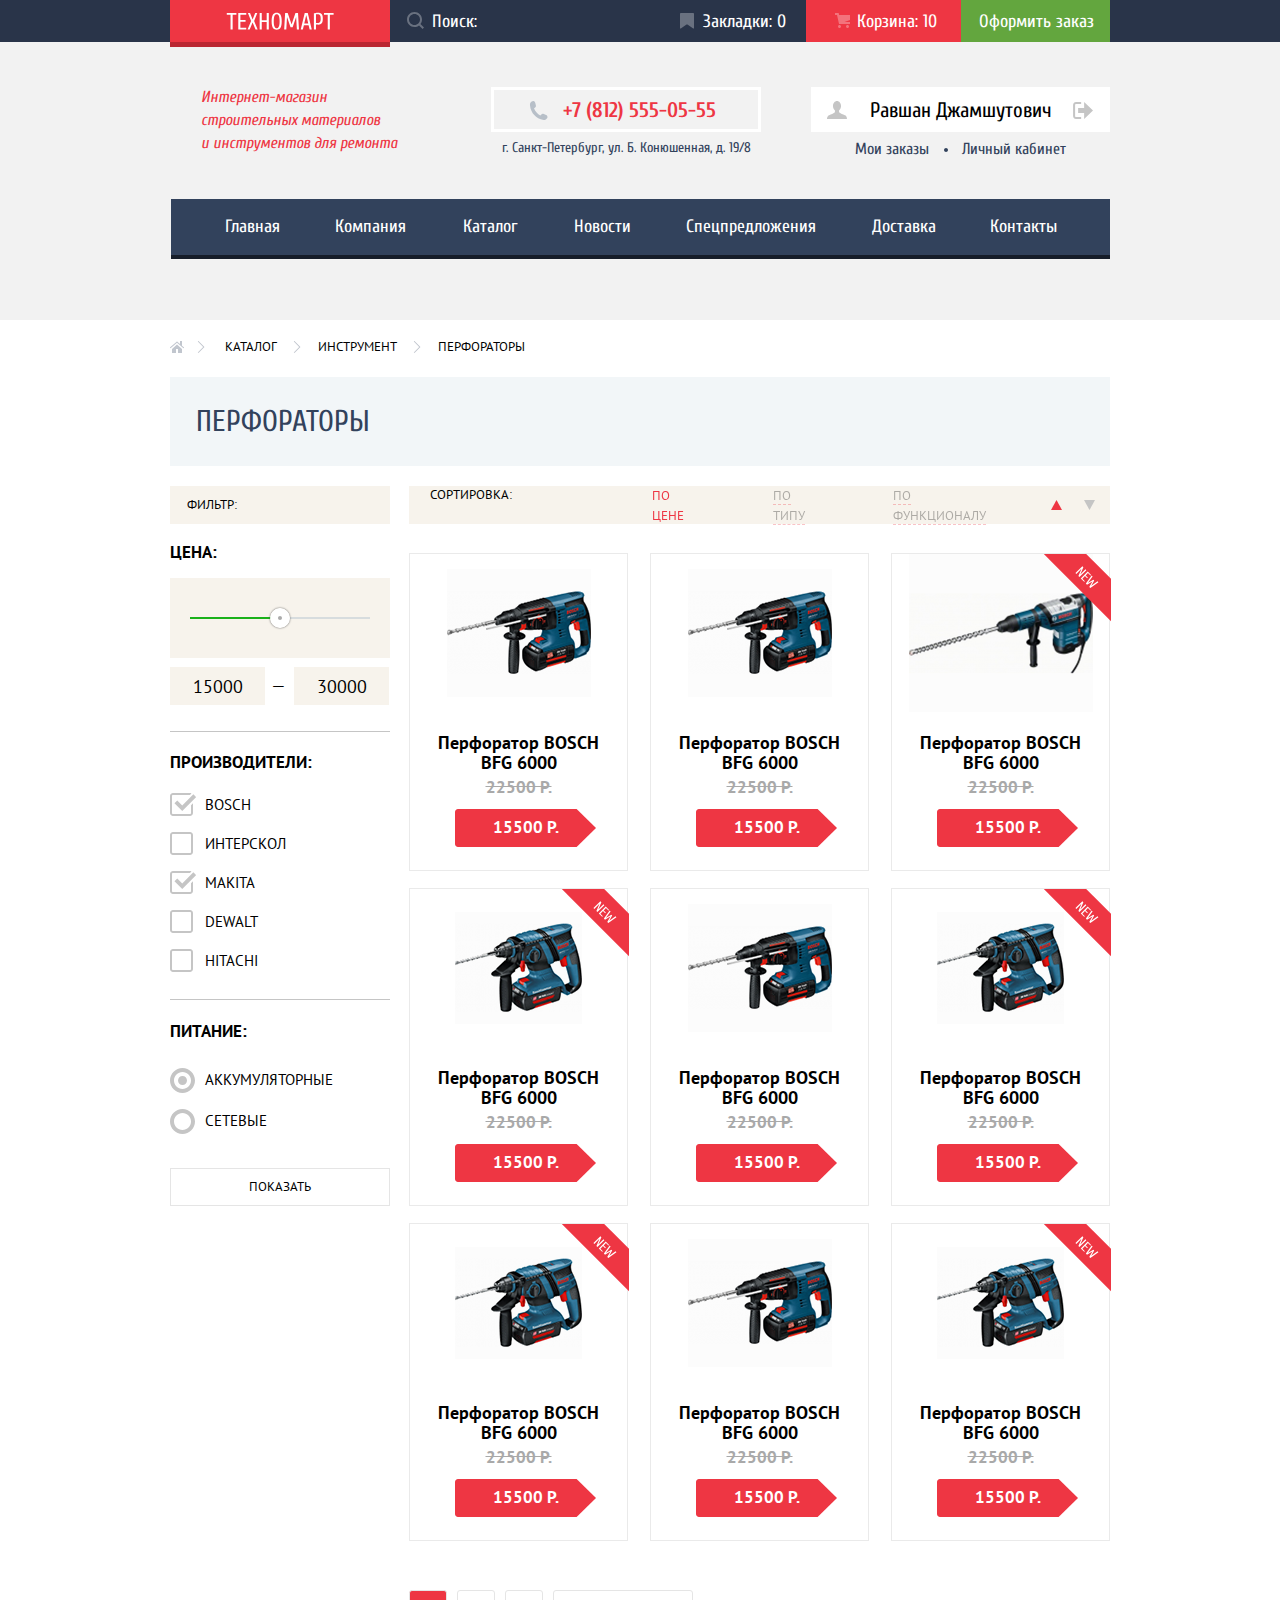
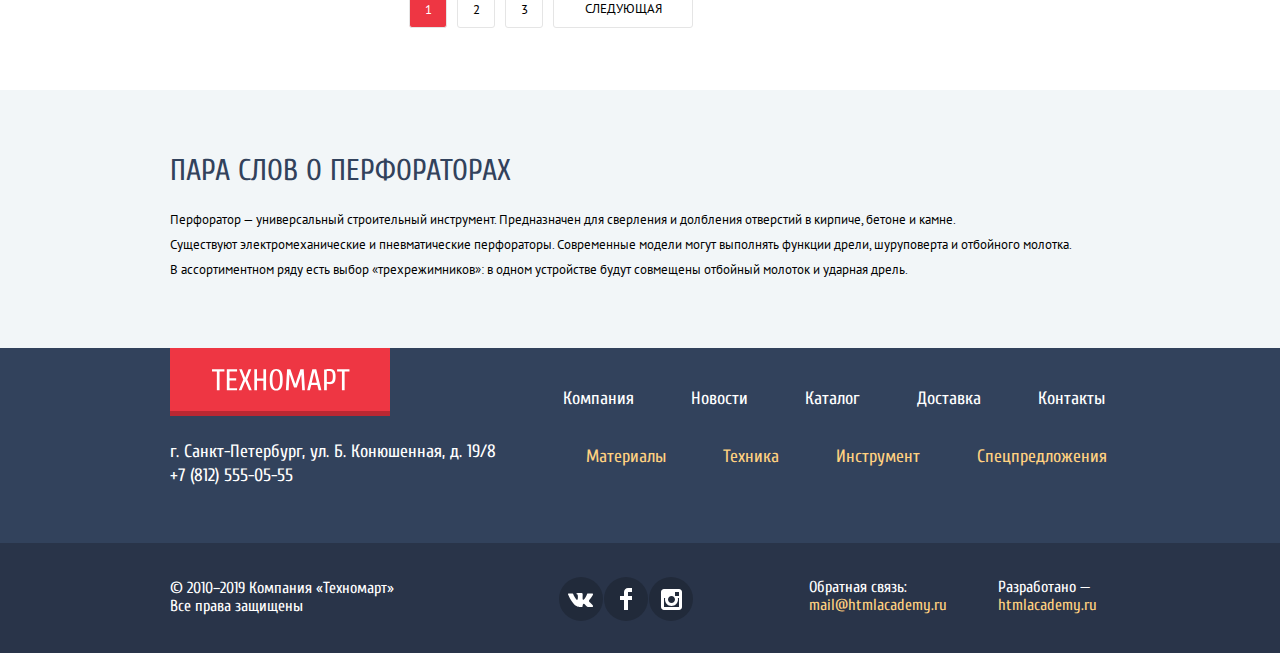
<file: assets/other pages/catalog.html>
<!DOCTYPE html>
<html lang="en">
<head>
    <meta charset="UTF-8">
    <meta http-equiv="X-UA-Compatible" content="IE=edge">
    <meta name="viewport" content="width=device-width, initial-scale=1.0">
    <link rel="preconnect" href="https://fonts.googleapis.com">
    <link rel="preconnect" href="https://fonts.gstatic.com" crossorigin>
    <link href="https://fonts.googleapis.com/css2?family=Cuprum:ital,wght@0,500;0,600;0,700;1,400;1,500;1,600;1,700&display=swap" rel="stylesheet">
    <link rel="preconnect" href="https://fonts.googleapis.com">
    <link rel="preconnect" href="https://fonts.gstatic.com" crossorigin>
    <link href="https://fonts.googleapis.com/css2?family=PT+Sans:ital,wght@0,400;0,700;1,400;1,700&display=swap" rel="stylesheet">
    <link rel="stylesheet" href="/assets/styles/style.css">
    <script src="/assets/scripts/main.js" defer></script>
    <script src="/assets/scripts/slider.js" defer></script>
    <script src="/assets/scripts/pagination.js" defer></script>
    <title>Texnomart - Catalog</title>
</head>
<body class="body">
    <header class="header catalog">
        <div class="header__wrapper">
            <div class="header__wrapper__container">
                <nav class="nav">
                    <ul class="nav__top-list">
                        <li>
                            <a class="nav__top-list__link home-logo" href="/index.html" title="Home">
                                <button class="button-default home-logo__btn" type="button" title="Главное"></button>
                            </a>
                        </li>
                        <li>
                            <form class="nav__top-list__form">
                                <input class="nav__top-list__form__search input-default" type="search" title="search" placeholder="Поиск:" />
                            </form>
                        </li>
                        <li>
                            <a class="nav__top-list__link" href="#" title="Закладки">
                                <button class="button-default zakladki-bgcolor" type="button">
                                    <span>Закладки: </span><span>0</span>
                                </button>
                            </a>
                        </li>
                        <li>
                            <a class="nav__top-list__link" href="#" title="Корзина">
                                <button class="button-default korzina-bgcolor korzina-bgcolor-catalog" type="button">
                                    <span>Корзина: </span><span>10</span>
                                </button>
                            </a>
                        </li>
                        <li>
                            <a class="nav__top-list__link" href="#" title="Оформить заказ">
                                <button class="button-default confirm-purchase-bgcolor" type="button">
                                    <span>Оформить заказ</span>
                                </button>
                            </a>
                        </li>
                    </ul>
                    <ul class="nav__middle-list">
                        <li>
                            <h2 class="nav__middle-list__title">
                                Интернет-магазин<br>строительных материалов<br>и инструментов для
                                ремонта
                            </h2>
                        </li>
                        <li>
                            <a class="nav__middle-list__link" href="tel:+78125550555" title="click to call">
                                <button class="nav__middle-list__link__btn button-default tel-link" type="button">
                                    <span>+7 (812) 555-05-55</span>
                                </button>
                                <span class="office-location">г. Санкт-Петербург, ул. Б. Конюшенная, д. 19/8</span>
                            </a>
                        </li>
                        <li>
                            <a class="nav__middle-list__link catalog-page-logged-in" href="/index.html" title="click to logout">
                                <button class="nav__middle-list__link__btn button-default login-link" type="button">
                                    <div class="user-icon"></div>
                                    <span class="user-name">Равшан Джамшутович</span>
                                </button>
                                <span class="user-purchases">Мои заказы <span class="user-data">Личный кабинет</span></span>
                            </a>
                        </li>
                        <li>
                            <a class="nav__middle-list__link catalog-page-hidden" href="#" title="click to register">
                                <button class="nav__middle-list__link__btn button-default register-link" type="button"
                                    title="click to register">
                                    <span>Регистрация</span>
                                </button>
                            </a>
                        </li>
                    </ul>
                    <ul class="nav__bottom-list">
                        <li>
                            <a class="nav__bottom-list__link" href="/index.html" title="Главное">
                                <button class="nav__bottom-list__link__btn button-default" type="button">
                                    <span>Главная</span>
                                </button>
                            </a>
                        </li>
                        <li>
                            <a class="nav__bottom-list__link" href="#" title="Компания">
                                <button class="nav__bottom-list__link__btn button-default" type="button">
                                    <span>Компания</span>
                                </button>
                            </a>
                        </li>
                        <li>
                            <a class="nav__bottom-list__link" href="/assets/other pages/catalog.html" title="Каталог">
                                <button class="nav__bottom-list__link__btn button-default" type="button">
                                    <span>Каталог</span>
                                </button>
                            </a>
                        </li>
                        <li>
                            <a class="nav__bottom-list__link" href="#" title="Новости">
                                <button class="nav__bottom-list__link__btn button-default" type="button">
                                    <span>Новости</span>
                                </button>
                            </a>
                        </li>
                        <li>
                            <a class="nav__bottom-list__link" href="#" title="Спецпредложения">
                                <button class="nav__bottom-list__link__btn button-default" type="button">
                                    <span>Спецпредложения</span>
                                </button>
                            </a>
                        </li>
                        <li>
                            <a class="nav__bottom-list__link" href="#" title="Доставка">
                                <button class="nav__bottom-list__link__btn button-default" type="button">
                                    <span>Доставка</span>
                                </button>
                            </a>
                        </li>
                        <li>
                            <a class="nav__bottom-list__link" href="#" title="Контакты">
                                <button class="nav__bottom-list__link__btn button-default" type="button">
                                    <span>Контакты</span>
                                </button>
                            </a>
                        </li>
                    </ul>
                </nav>
            </div>
        </div>
    </header>
    <div class="body-layout">
        <div class="body-layout__wrapper">
            <section class="perforators">
                <div class="perforators__links">
                    <ul class="perforators__links__list">
                        <li>
                            <a class="perforators__links__list__home" href="/index.html" title="home"></a>
                        </li>
                        <li>
                            <a class="perforators__links__list__catalog" href="/assets/other pages/catalog.html" title="каталог">Каталог</a>
                        </li>
                        <li>
                            <a class="perforators__links__list__tools" href="#" title="инструмент">Инструмент</a>
                        </li>
                        <li>
                            <a class="perforators__links__list__perfs" href="/assets/other pages/catalog.html" title="перфораторы">Перфораторы</a>
                        </li>
                    </ul>
                </div>
                <header class="perforators__header">
                    <h1 class="perforators__header__title title">Перфораторы</h1>
                </header>
                <section class="perforators__cost-section">
                    <div class="perforators__cost-section__input-block">
                        <header class="perforators__cost-section__input-block__header">
                            <h2 class="perforators__cost-section__input-block__header__title">Фильтр:</h2>
                        </header>
                        <div class="perforators__cost-section__input-block__cost-settings-block">
                            <div class="perforators__cost-section__input-block__cost-settings-block__cost-block">
                                <h3 class="perforators__cost-section__input-block__cost-settings-block__cost-block__title">Цена:</h3>
                                <div class="perforators__cost-section__input-block__cost-settings-block__cost-block__cost">
                                    <div class="perforators__cost-section__input-block__cost-settings-block__cost-block__cost__i-range-btn">
                                        <input class="perforators__cost-section__input-block__cost-settings-block__cost-block__cost__i-range-btn__btn" type="range" min="0" max="30000" step="500" value="15000" id="cost-range">
                                    </div>
                                    <div class="perforators__cost-section__input-block__cost-settings-block__cost-block__cost__block">
                                        <div class="perforators__cost-section__input-block__cost-settings-block__cost-block__cost__block__min-cost">
                                            <span id="output"></span>
                                        </div>
                                        <div class="perforators__cost-section__input-block__cost-settings-block__cost-block__cost__block__middle">—</div>
                                        <div class="perforators__cost-section__input-block__cost-settings-block__cost-block__cost__block__max-cost">
                                            <span>30000</span>
                                        </div>
                                    </div>
                                </div>
                            </div>
                            <div class="perforators__cost-section__input-block__manufacturers">
                                <h3 class="perforators__cost-section__input-block__manufacturers__title">Производители:</h3>
                                <ul class="perforators__cost-section__input-block__manufacturers__list">
                                    <li>
                                        <label class="perforators__cost-section__input-block__manufacturers__list__check-label check-label">
                                            <input class="perforators__cost-section__input-block__manufacturers__list__check-btn checkbox-default" type="checkbox" checked>
                                            <span class="perforators__cost-section__input-block__manufacturers__list__checkmark checkmark-new"></span>
                                            <span class="check-description">Bosch</span>
                                        </label>
                                    </li>
                                    <li>
                                        <label class="perforators__cost-section__input-block__manufacturers__list__check-label check-label">
                                            <input class="perforators__cost-section__input-block__manufacturers__list__check-btn checkbox-default" type="checkbox">
                                            <span class="perforators__cost-section__input-block__manufacturers__list__checkmark checkmark-new"></span>
                                            <span class="check-description">Интерскол</span>
                                        </label>
                                    </li>
                                    <li>
                                        <label class="perforators__cost-section__input-block__manufacturers__list__check-label check-label">
                                            <input class="perforators__cost-section__input-block__manufacturers__list__check-btn checkbox-default" type="checkbox" checked>
                                            <span class="perforators__cost-section__input-block__manufacturers__list__checkmark checkmark-new"></span>
                                            <span class="check-description">Makita</span>
                                        </label>
                                    </li>
                                    <li>
                                        <label class="perforators__cost-section__input-block__manufacturers__list__check-label check-label">
                                            <input class="perforators__cost-section__input-block__manufacturers__list__check-btn checkbox-default" type="checkbox">
                                            <span class="perforators__cost-section__input-block__manufacturers__list__checkmark checkmark-new"></span>
                                            <span class="check-description">Dewalt</span>
                                        </label>
                                    </li>
                                    <li>
                                        <label class="perforators__cost-section__input-block__manufacturers__list__check-label check-label">
                                            <input class="perforators__cost-section__input-block__manufacturers__list__check-btn checkbox-default" type="checkbox">
                                            <span class="perforators__cost-section__input-block__manufacturers__list__checkmark checkmark-new"></span>
                                            <span class="check-description">Hitachi</span>
                                        </label>
                                    </li>
                                </ul>
                            </div>
                            <div class="perforators__cost-section__input-block__power">
                                <h3 class="perforators__cost-section__input-block__power__title">Питание:</h3>
                                <ul class="perforators__cost-section__input-block__power__list">
                                    <li>
                                        <label class="perforators__cost-section__input-block__power__list__radio-label radio-label">
                                            <input class="perforators__cost-section__input-block__power__list__radio-label__radio-btn radio-btn" type="radio" name="power" checked>
                                            <span class="perforators__cost-section__input-block__power__list__radio-label__radio-new radio-new"></span>
                                            <span class="radio-description">Аккумуляторные</span>
                                        </label>
                                    </li>
                                    <li>
                                        <label class="perforators__cost-section__input-block__power__list__radio-label radio-label">
                                            <input class="perforators__cost-section__input-block__power__list__radio-label__radio-btn radio-btn" type="radio" name="power">
                                            <span class="perforators__cost-section__input-block__power__list__radio-label__radio-new radio-new"></span>
                                            <span class="radio-description">Сетевые</span>
                                        </label>
                                    </li>
                                </ul>
                            </div>
                            <div class="perforators__cost-section__input-block__submit">
                                <form class="perforators__cost-section__input-block__submit__form" action="">
                                    <input class="perforators__cost-section__input-block__submit__form__btn" type="submit" value="Показать">
                                </form>
                            </div>
                        </div>
                    </div>
                    <div class="perforators__cost-section__output-block">
                        <div class="perforators__cost-section__output-block__header">
                            <label class="perforators__cost-section__output-block__header__label">
                                <span class="perforators__cost-section__output-block__header__label__sorting">Сортировка:</span>
                                <div class="perforators__cost-section__output-block__header__label__buttons">
                                    <label class="perforators__cost-section__output-block__header__label__buttons__label">
                                        <input class="perforators__cost-section__output-block__header__label__buttons__label__rel-cost input-radio" type="radio" name="radio" checked>
                                        <span class="input-radio-new">По цене</span>
                                    </label>
                                    <label class="perforators__cost-section__output-block__header__label__buttons__label">
                                        <input class="perforators__cost-section__output-block__header__label__buttons__label__rel-type input-radio" type="radio" name="radio">
                                        <span class="input-radio-new">По типу</span>
                                    </label>
                                    <label class="perforators__cost-section__output-block__header__label__buttons__label">
                                        <input class="perforators__cost-section__output-block__header__label__buttons__label__rel-functionality input-radio" type="radio" name="radio">
                                        <span class="input-radio-new">По функционалу</span>
                                    </label>
                                    <div class="perforators__cost-section__output-block__header__label__buttons__label__rel-t-b">
                                        <label class="perforators__cost-section__output-block__header__label__buttons__label__rel-t-b__label">
                                            <input class="perforators__cost-section__output-block__header__label__buttons__label__rel-t-b__label__top" type="radio" name="radio2" id="" checked>
                                            <span class="perforators__cost-section__output-block__header__label__buttons__label__rel-t-b__label__top-new"></span>
                                        </label>
                                        <label class="perforators__cost-section__output-block__header__label__buttons__label__rel-t-b__label">
                                            <input class="perforators__cost-section__output-block__header__label__buttons__label__rel-t-b__label__bottom" type="radio" name="radio2" id="">
                                            <span class="perforators__cost-section__output-block__header__label__buttons__label__rel-t-b__label__bottom-new"></span>
                                        </label>
                                    </div>
                                </div>
                            </label>
                        </div>
                        <ul class="perforators__cost-section__output-block__list page-1" id="page1">
                            <li>
                                <div class="product-box cart-new-image">
                                    <div class="product-box__image product-picture-3">
                                        <img class="product-box__image__status cart-new-status" src="/assets/photos/other/Каталог new.svg" alt="">
                                    </div>
                                    <div class="product-box__buy">
                                        <button class="product-box__buy__btn button-default" type="button" title="Купить">
                                            <span>Купить</span>
                                        </button>
                                        <button class="product-box__add__btn button-default" type="button" title="В закладки">
                                            <span>В закладки</span>
                                        </button>
                                    </div>
                                    <article class="product-box__article">
                                        <h3 class="product-box__article__title">
                                            Перфоратор BOSCH
                                            <br />
                                            BFG 6000
                                        </h3>
                                        <span class="product-box__article__past-cost">22500 Р.</span>
                                        <button class="product-box__article__new-cost button-default" type="button">
                                            <span>15500 Р.</span>
                                        </button>
                                    </article>
                                </div>
                            </li>
                            <li>
                                <div class="product-box">
                                    <div class="product-box__image product-picture-3">
                                        <img class="product-box__image__status cart-new-status" src="/assets/photos/other/Каталог new.svg" alt="">
                                    </div>
                                    <div class="product-box__buy">
                                        <button class="product-box__buy__btn button-default" type="button" title="Купить">
                                            <span>Купить</span>
                                        </button>
                                        <button class="product-box__add__btn button-default" type="button" title="В закладки">
                                            <span>В закладки</span>
                                        </button>
                                    </div>
                                    <article class="product-box__article">
                                        <h3 class="product-box__article__title">
                                            Перфоратор BOSCH
                                            <br />
                                            BFG 6000
                                        </h3>
                                        <span class="product-box__article__past-cost">22500 Р.</span>
                                        <button class="product-box__article__new-cost button-default" type="button">
                                            <span>15500 Р.</span>
                                        </button>
                                    </article>
                                </div>
                            </li>
                            <li>
                                <div class="product-box">
                                    <div class="product-box__image product-picture-1">
                                        <img class="product-box__image__status" src="/assets/photos/other/Каталог new.svg" alt="">
                                    </div>
                                    <div class="product-box__buy cart-new">
                                        <button class="product-box__buy__btn button-default" type="button" title="Купить">
                                            <span>Купить</span>
                                        </button>
                                        <button class="product-box__add__btn button-default" type="button" title="В закладки">
                                            <span>В закладки</span>
                                        </button>
                                    </div>
                                    <article class="product-box__article">
                                        <h3 class="product-box__article__title">
                                            Перфоратор BOSCH
                                            <br />
                                            BFG 6000
                                        </h3>
                                        <span class="product-box__article__past-cost">22500 Р.</span>
                                        <button class="product-box__article__new-cost button-default" type="button">
                                            <span>15500 Р.</span>
                                        </button>
                                    </article>
                                </div>
                            </li>
                            <li>
                                <div class="product-box">
                                    <div class="product-box__image product-picture-2">
                                        <img class="product-box__image__status" src="/assets/photos/other/Каталог new.svg" alt="">
                                    </div>
                                    <div class="product-box__buy cart-new">
                                        <button class="product-box__buy__btn button-default" type="button" title="Купить">
                                            <span>Купить</span>
                                        </button>
                                        <button class="product-box__add__btn button-default" type="button" title="В закладки">
                                            <span>В закладки</span>
                                        </button>
                                    </div>
                                    <article class="product-box__article">
                                        <h3 class="product-box__article__title">
                                            Перфоратор BOSCH
                                            <br />
                                            BFG 6000
                                        </h3>
                                        <span class="product-box__article__past-cost">22500 Р.</span>
                                        <button class="product-box__article__new-cost button-default" type="button">
                                            <span>15500 Р.</span>
                                        </button>
                                    </article>
                                </div>
                            </li>
                            <li>
                                <div class="product-box">
                                    <div class="product-box__image product-picture-3">
                                        <img class="product-box__image__status cart-new-status" src="/assets/photos/other/Каталог new.svg" alt="">
                                    </div>
                                    <div class="product-box__buy">
                                        <button class="product-box__buy__btn button-default" type="button" title="Купить">
                                            <span>Купить</span>
                                        </button>
                                        <button class="product-box__add__btn button-default" type="button" title="В закладки">
                                            <span>В закладки</span>
                                        </button>
                                    </div>
                                    <article class="product-box__article">
                                        <h3 class="product-box__article__title">
                                            Перфоратор BOSCH
                                            <br />
                                            BFG 6000
                                        </h3>
                                        <span class="product-box__article__past-cost">22500 Р.</span>
                                        <button class="product-box__article__new-cost button-default" type="button">
                                            <span>15500 Р.</span>
                                        </button>
                                    </article>
                                </div>
                            </li>
                            <li>
                                <div class="product-box">
                                    <div class="product-box__image product-picture-2">
                                        <img class="product-box__image__status" src="/assets/photos/other/Каталог new.svg" alt="">
                                    </div>
                                    <div class="product-box__buy cart-new">
                                        <button class="product-box__buy__btn button-default" type="button" title="Купить">
                                            <span>Купить</span>
                                        </button>
                                        <button class="product-box__add__btn button-default" type="button" title="В закладки">
                                            <span>В закладки</span>
                                        </button>
                                    </div>
                                    <article class="product-box__article">
                                        <h3 class="product-box__article__title">
                                            Перфоратор BOSCH
                                            <br />
                                            BFG 6000
                                        </h3>
                                        <span class="product-box__article__past-cost">22500 Р.</span>
                                        <button class="product-box__article__new-cost button-default" type="button">
                                            <span>15500 Р.</span>
                                        </button>
                                    </article>
                                </div>
                            </li>
                            <li>
                                <div class="product-box">
                                    <div class="product-box__image product-picture-4">
                                        <img class="product-box__image__status" src="/assets/photos/other/Каталог new.svg" alt="">
                                    </div>
                                    <div class="product-box__buy cart-new">
                                        <button class="product-box__buy__btn button-default" type="button" title="Купить">
                                            <span>Купить</span>
                                        </button>
                                        <button class="product-box__add__btn button-default" type="button" title="В закладки">
                                            <span>В закладки</span>
                                        </button>
                                    </div>
                                    <article class="product-box__article">
                                        <h3 class="product-box__article__title">
                                            Перфоратор BOSCH
                                            <br />
                                            BFG 6000
                                        </h3>
                                        <span class="product-box__article__past-cost">22500 Р.</span>
                                        <button class="product-box__article__new-cost button-default" type="button">
                                            <span>15500 Р.</span>
                                        </button>
                                    </article>
                                </div>
                            </li>
                            <li>
                                <div class="product-box">
                                    <div class="product-box__image product-picture-3">
                                        <img class="product-box__image__status cart-new-status" src="/assets/photos/other/Каталог new.svg" alt="">
                                    </div>
                                    <div class="product-box__buy">
                                        <button class="product-box__buy__btn button-default" type="button" title="Купить">
                                            <span>Купить</span>
                                        </button>
                                        <button class="product-box__add__btn button-default" type="button" title="В закладки">
                                            <span>В закладки</span>
                                        </button>
                                    </div>
                                    <article class="product-box__article">
                                        <h3 class="product-box__article__title">
                                            Перфоратор BOSCH
                                            <br />
                                            BFG 6000
                                        </h3>
                                        <span class="product-box__article__past-cost">22500 Р.</span>
                                        <button class="product-box__article__new-cost button-default" type="button">
                                            <span>15500 Р.</span>
                                        </button>
                                    </article>
                                </div>
                            </li>
                            <li>
                                <div class="product-box">
                                    <div class="product-box__image product-picture-4">
                                        <img class="product-box__image__status" src="/assets/photos/other/Каталог new.svg" alt="">
                                    </div>
                                    <div class="product-box__buy cart-new">
                                        <button class="product-box__buy__btn button-default" type="button" title="Купить">
                                            <span>Купить</span>
                                        </button>
                                        <button class="product-box__add__btn button-default" type="button" title="В закладки">
                                            <span>В закладки</span>
                                        </button>
                                    </div>
                                    <article class="product-box__article">
                                        <h3 class="product-box__article__title">
                                            Перфоратор BOSCH
                                            <br />
                                            BFG 6000
                                        </h3>
                                        <span class="product-box__article__past-cost">22500 Р.</span>
                                        <button class="product-box__article__new-cost button-default" type="button">
                                            <span>15500 Р.</span>
                                        </button>
                                    </article>
                                </div>
                            </li>
                        </ul>
                        <!-- 2nd page -->
                        <ul class="perforators__cost-section__output-block__list page-2" id="page2">
                            <li>
                                <div class="product-box cart-new-image">
                                    <div class="product-box__image product-picture-4">
                                        <img class="product-box__image__status cart-new-status" src="/assets/photos/other/Каталог new.svg" alt="">
                                    </div>
                                    <div class="product-box__buy">
                                        <button class="product-box__buy__btn button-default" type="button" title="Купить">
                                            <span>Купить</span>
                                        </button>
                                        <button class="product-box__add__btn button-default" type="button" title="В закладки">
                                            <span>В закладки</span>
                                        </button>
                                    </div>
                                    <article class="product-box__article">
                                        <h3 class="product-box__article__title">
                                            Перфоратор BOSCH
                                            <br />
                                            BFG 6000
                                        </h3>
                                        <span class="product-box__article__past-cost">22500 Р.</span>
                                        <button class="product-box__article__new-cost button-default" type="button">
                                            <span>15500 Р.</span>
                                        </button>
                                    </article>
                                </div>
                            </li>
                            <li>
                                <div class="product-box">
                                    <div class="product-box__image product-picture-3">
                                        <img class="product-box__image__status cart-new-status" src="/assets/photos/other/Каталог new.svg" alt="">
                                    </div>
                                    <div class="product-box__buy">
                                        <button class="product-box__buy__btn button-default" type="button" title="Купить">
                                            <span>Купить</span>
                                        </button>
                                        <button class="product-box__add__btn button-default" type="button" title="В закладки">
                                            <span>В закладки</span>
                                        </button>
                                    </div>
                                    <article class="product-box__article">
                                        <h3 class="product-box__article__title">
                                            Перфоратор BOSCH
                                            <br />
                                            BFG 6000
                                        </h3>
                                        <span class="product-box__article__past-cost">22500 Р.</span>
                                        <button class="product-box__article__new-cost button-default" type="button">
                                            <span>15500 Р.</span>
                                        </button>
                                    </article>
                                </div>
                            </li>
                            <li>
                                <div class="product-box">
                                    <div class="product-box__image product-picture-2">
                                        <img class="product-box__image__status" src="/assets/photos/other/Каталог new.svg" alt="">
                                    </div>
                                    <div class="product-box__buy cart-new">
                                        <button class="product-box__buy__btn button-default" type="button" title="Купить">
                                            <span>Купить</span>
                                        </button>
                                        <button class="product-box__add__btn button-default" type="button" title="В закладки">
                                            <span>В закладки</span>
                                        </button>
                                    </div>
                                    <article class="product-box__article">
                                        <h3 class="product-box__article__title">
                                            Перфоратор BOSCH
                                            <br />
                                            BFG 6000
                                        </h3>
                                        <span class="product-box__article__past-cost">22500 Р.</span>
                                        <button class="product-box__article__new-cost button-default" type="button">
                                            <span>15500 Р.</span>
                                        </button>
                                    </article>
                                </div>
                            </li>
                            <li>
                                <div class="product-box">
                                    <div class="product-box__image product-picture-4">
                                        <img class="product-box__image__status" src="/assets/photos/other/Каталог new.svg" alt="">
                                    </div>
                                    <div class="product-box__buy cart-new">
                                        <button class="product-box__buy__btn button-default" type="button" title="Купить">
                                            <span>Купить</span>
                                        </button>
                                        <button class="product-box__add__btn button-default" type="button" title="В закладки">
                                            <span>В закладки</span>
                                        </button>
                                    </div>
                                    <article class="product-box__article">
                                        <h3 class="product-box__article__title">
                                            Перфоратор BOSCH
                                            <br />
                                            BFG 6000
                                        </h3>
                                        <span class="product-box__article__past-cost">22500 Р.</span>
                                        <button class="product-box__article__new-cost button-default" type="button">
                                            <span>15500 Р.</span>
                                        </button>
                                    </article>
                                </div>
                            </li>
                            <li>
                                <div class="product-box">
                                    <div class="product-box__image product-picture-3">
                                        <img class="product-box__image__status cart-new-status" src="/assets/photos/other/Каталог new.svg" alt="">
                                    </div>
                                    <div class="product-box__buy">
                                        <button class="product-box__buy__btn button-default" type="button" title="Купить">
                                            <span>Купить</span>
                                        </button>
                                        <button class="product-box__add__btn button-default" type="button" title="В закладки">
                                            <span>В закладки</span>
                                        </button>
                                    </div>
                                    <article class="product-box__article">
                                        <h3 class="product-box__article__title">
                                            Перфоратор BOSCH
                                            <br />
                                            BFG 6000
                                        </h3>
                                        <span class="product-box__article__past-cost">22500 Р.</span>
                                        <button class="product-box__article__new-cost button-default" type="button">
                                            <span>15500 Р.</span>
                                        </button>
                                    </article>
                                </div>
                            </li>
                            <li>
                                <div class="product-box">
                                    <div class="product-box__image product-picture-1">
                                        <img class="product-box__image__status" src="/assets/photos/other/Каталог new.svg" alt="">
                                    </div>
                                    <div class="product-box__buy cart-new">
                                        <button class="product-box__buy__btn button-default" type="button" title="Купить">
                                            <span>Купить</span>
                                        </button>
                                        <button class="product-box__add__btn button-default" type="button" title="В закладки">
                                            <span>В закладки</span>
                                        </button>
                                    </div>
                                    <article class="product-box__article">
                                        <h3 class="product-box__article__title">
                                            Перфоратор BOSCH
                                            <br />
                                            BFG 6000
                                        </h3>
                                        <span class="product-box__article__past-cost">22500 Р.</span>
                                        <button class="product-box__article__new-cost button-default" type="button">
                                            <span>15500 Р.</span>
                                        </button>
                                    </article>
                                </div>
                            </li>
                            <li>
                                <div class="product-box">
                                    <div class="product-box__image product-picture-3">
                                        <img class="product-box__image__status" src="/assets/photos/other/Каталог new.svg" alt="">
                                    </div>
                                    <div class="product-box__buy cart-new">
                                        <button class="product-box__buy__btn button-default" type="button" title="Купить">
                                            <span>Купить</span>
                                        </button>
                                        <button class="product-box__add__btn button-default" type="button" title="В закладки">
                                            <span>В закладки</span>
                                        </button>
                                    </div>
                                    <article class="product-box__article">
                                        <h3 class="product-box__article__title">
                                            Перфоратор BOSCH
                                            <br />
                                            BFG 6000
                                        </h3>
                                        <span class="product-box__article__past-cost">22500 Р.</span>
                                        <button class="product-box__article__new-cost button-default" type="button">
                                            <span>15500 Р.</span>
                                        </button>
                                    </article>
                                </div>
                            </li>
                            <li>
                                <div class="product-box">
                                    <div class="product-box__image product-picture-4">
                                        <img class="product-box__image__status cart-new-status" src="/assets/photos/other/Каталог new.svg" alt="">
                                    </div>
                                    <div class="product-box__buy">
                                        <button class="product-box__buy__btn button-default" type="button" title="Купить">
                                            <span>Купить</span>
                                        </button>
                                        <button class="product-box__add__btn button-default" type="button" title="В закладки">
                                            <span>В закладки</span>
                                        </button>
                                    </div>
                                    <article class="product-box__article">
                                        <h3 class="product-box__article__title">
                                            Перфоратор BOSCH
                                            <br />
                                            BFG 6000
                                        </h3>
                                        <span class="product-box__article__past-cost">22500 Р.</span>
                                        <button class="product-box__article__new-cost button-default" type="button">
                                            <span>15500 Р.</span>
                                        </button>
                                    </article>
                                </div>
                            </li>
                            <li>
                                <div class="product-box">
                                    <div class="product-box__image product-picture-1">
                                        <img class="product-box__image__status" src="/assets/photos/other/Каталог new.svg" alt="">
                                    </div>
                                    <div class="product-box__buy cart-new">
                                        <button class="product-box__buy__btn button-default" type="button" title="Купить">
                                            <span>Купить</span>
                                        </button>
                                        <button class="product-box__add__btn button-default" type="button" title="В закладки">
                                            <span>В закладки</span>
                                        </button>
                                    </div>
                                    <article class="product-box__article">
                                        <h3 class="product-box__article__title">
                                            Перфоратор BOSCH
                                            <br />
                                            BFG 6000
                                        </h3>
                                        <span class="product-box__article__past-cost">22500 Р.</span>
                                        <button class="product-box__article__new-cost button-default" type="button">
                                            <span>15500 Р.</span>
                                        </button>
                                    </article>
                                </div>
                            </li>
                        </ul>
                        <!-- page 3 -->
                        <ul class="perforators__cost-section__output-block__list page-2" id="page3">
                            <li>
                                <div class="product-box cart-new-image">
                                    <div class="product-box__image product-picture-1">
                                        <img class="product-box__image__status cart-new-status" src="/assets/photos/other/Каталог new.svg" alt="">
                                    </div>
                                    <div class="product-box__buy">
                                        <button class="product-box__buy__btn button-default" type="button" title="Купить">
                                            <span>Купить</span>
                                        </button>
                                        <button class="product-box__add__btn button-default" type="button" title="В закладки">
                                            <span>В закладки</span>
                                        </button>
                                    </div>
                                    <article class="product-box__article">
                                        <h3 class="product-box__article__title">
                                            Перфоратор BOSCH
                                            <br />
                                            BFG 6000
                                        </h3>
                                        <span class="product-box__article__past-cost">22500 Р.</span>
                                        <button class="product-box__article__new-cost button-default" type="button">
                                            <span>15500 Р.</span>
                                        </button>
                                    </article>
                                </div>
                            </li>
                            <li>
                                <div class="product-box">
                                    <div class="product-box__image product-picture-2">
                                        <img class="product-box__image__status cart-new-status" src="/assets/photos/other/Каталог new.svg" alt="">
                                    </div>
                                    <div class="product-box__buy">
                                        <button class="product-box__buy__btn button-default" type="button" title="Купить">
                                            <span>Купить</span>
                                        </button>
                                        <button class="product-box__add__btn button-default" type="button" title="В закладки">
                                            <span>В закладки</span>
                                        </button>
                                    </div>
                                    <article class="product-box__article">
                                        <h3 class="product-box__article__title">
                                            Перфоратор BOSCH
                                            <br />
                                            BFG 6000
                                        </h3>
                                        <span class="product-box__article__past-cost">22500 Р.</span>
                                        <button class="product-box__article__new-cost button-default" type="button">
                                            <span>15500 Р.</span>
                                        </button>
                                    </article>
                                </div>
                            </li>
                            <li>
                                <div class="product-box">
                                    <div class="product-box__image product-picture-3">
                                        <img class="product-box__image__status" src="/assets/photos/other/Каталог new.svg" alt="">
                                    </div>
                                    <div class="product-box__buy cart-new">
                                        <button class="product-box__buy__btn button-default" type="button" title="Купить">
                                            <span>Купить</span>
                                        </button>
                                        <button class="product-box__add__btn button-default" type="button" title="В закладки">
                                            <span>В закладки</span>
                                        </button>
                                    </div>
                                    <article class="product-box__article">
                                        <h3 class="product-box__article__title">
                                            Перфоратор BOSCH
                                            <br />
                                            BFG 6000
                                        </h3>
                                        <span class="product-box__article__past-cost">22500 Р.</span>
                                        <button class="product-box__article__new-cost button-default" type="button">
                                            <span>15500 Р.</span>
                                        </button>
                                    </article>
                                </div>
                            </li>
                            <li>
                                <div class="product-box">
                                    <div class="product-box__image product-picture-4">
                                        <img class="product-box__image__status" src="/assets/photos/other/Каталог new.svg" alt="">
                                    </div>
                                    <div class="product-box__buy cart-new">
                                        <button class="product-box__buy__btn button-default" type="button" title="Купить">
                                            <span>Купить</span>
                                        </button>
                                        <button class="product-box__add__btn button-default" type="button" title="В закладки">
                                            <span>В закладки</span>
                                        </button>
                                    </div>
                                    <article class="product-box__article">
                                        <h3 class="product-box__article__title">
                                            Перфоратор BOSCH
                                            <br />
                                            BFG 6000
                                        </h3>
                                        <span class="product-box__article__past-cost">22500 Р.</span>
                                        <button class="product-box__article__new-cost button-default" type="button">
                                            <span>15500 Р.</span>
                                        </button>
                                    </article>
                                </div>
                            </li>
                            <li>
                                <div class="product-box">
                                    <div class="product-box__image product-picture-1">
                                        <img class="product-box__image__status cart-new-status" src="/assets/photos/other/Каталог new.svg" alt="">
                                    </div>
                                    <div class="product-box__buy">
                                        <button class="product-box__buy__btn button-default" type="button" title="Купить">
                                            <span>Купить</span>
                                        </button>
                                        <button class="product-box__add__btn button-default" type="button" title="В закладки">
                                            <span>В закладки</span>
                                        </button>
                                    </div>
                                    <article class="product-box__article">
                                        <h3 class="product-box__article__title">
                                            Перфоратор BOSCH
                                            <br />
                                            BFG 6000
                                        </h3>
                                        <span class="product-box__article__past-cost">22500 Р.</span>
                                        <button class="product-box__article__new-cost button-default" type="button">
                                            <span>15500 Р.</span>
                                        </button>
                                    </article>
                                </div>
                            </li>
                            <li>
                                <div class="product-box">
                                    <div class="product-box__image product-picture-4">
                                        <img class="product-box__image__status" src="/assets/photos/other/Каталог new.svg" alt="">
                                    </div>
                                    <div class="product-box__buy cart-new">
                                        <button class="product-box__buy__btn button-default" type="button" title="Купить">
                                            <span>Купить</span>
                                        </button>
                                        <button class="product-box__add__btn button-default" type="button" title="В закладки">
                                            <span>В закладки</span>
                                        </button>
                                    </div>
                                    <article class="product-box__article">
                                        <h3 class="product-box__article__title">
                                            Перфоратор BOSCH
                                            <br />
                                            BFG 6000
                                        </h3>
                                        <span class="product-box__article__past-cost">22500 Р.</span>
                                        <button class="product-box__article__new-cost button-default" type="button">
                                            <span>15500 Р.</span>
                                        </button>
                                    </article>
                                </div>
                            </li>
                            <li>
                                <div class="product-box">
                                    <div class="product-box__image product-picture-1">
                                        <img class="product-box__image__status" src="/assets/photos/other/Каталог new.svg" alt="">
                                    </div>
                                    <div class="product-box__buy cart-new">
                                        <button class="product-box__buy__btn button-default" type="button" title="Купить">
                                            <span>Купить</span>
                                        </button>
                                        <button class="product-box__add__btn button-default" type="button" title="В закладки">
                                            <span>В закладки</span>
                                        </button>
                                    </div>
                                    <article class="product-box__article">
                                        <h3 class="product-box__article__title">
                                            Перфоратор BOSCH
                                            <br />
                                            BFG 6000
                                        </h3>
                                        <span class="product-box__article__past-cost">22500 Р.</span>
                                        <button class="product-box__article__new-cost button-default" type="button">
                                            <span>15500 Р.</span>
                                        </button>
                                    </article>
                                </div>
                            </li>
                            <li>
                                <div class="product-box">
                                    <div class="product-box__image product-picture-2">
                                        <img class="product-box__image__status cart-new-status" src="/assets/photos/other/Каталог new.svg" alt="">
                                    </div>
                                    <div class="product-box__buy">
                                        <button class="product-box__buy__btn button-default" type="button" title="Купить">
                                            <span>Купить</span>
                                        </button>
                                        <button class="product-box__add__btn button-default" type="button" title="В закладки">
                                            <span>В закладки</span>
                                        </button>
                                    </div>
                                    <article class="product-box__article">
                                        <h3 class="product-box__article__title">
                                            Перфоратор BOSCH
                                            <br />
                                            BFG 6000
                                        </h3>
                                        <span class="product-box__article__past-cost">22500 Р.</span>
                                        <button class="product-box__article__new-cost button-default" type="button">
                                            <span>15500 Р.</span>
                                        </button>
                                    </article>
                                </div>
                            </li>
                            <li>
                                <div class="product-box">
                                    <div class="product-box__image product-picture-4">
                                        <img class="product-box__image__status" src="/assets/photos/other/Каталог new.svg" alt="">
                                    </div>
                                    <div class="product-box__buy cart-new">
                                        <button class="product-box__buy__btn button-default" type="button" title="Купить">
                                            <span>Купить</span>
                                        </button>
                                        <button class="product-box__add__btn button-default" type="button" title="В закладки">
                                            <span>В закладки</span>
                                        </button>
                                    </div>
                                    <article class="product-box__article">
                                        <h3 class="product-box__article__title">
                                            Перфоратор BOSCH
                                            <br />
                                            BFG 6000
                                        </h3>
                                        <span class="product-box__article__past-cost">22500 Р.</span>
                                        <button class="product-box__article__new-cost button-default" type="button">
                                            <span>15500 Р.</span>
                                        </button>
                                    </article>
                                </div>
                            </li>
                        </ul>
                        <div class="perforators__cost-section__output-block__product-pagination-block">
                            <label class="perforators__cost-section__output-block__product-pagination-block__label">
                                <input class="perforators__cost-section__output-block__product-pagination-block__label__page" type="radio" name="page" id="page1_btn" onclick="pagination(event, 'page1')" checked>
                                <span class="perforators__cost-section__output-block__product-pagination-block__label__page-new">1</span>
                            </label>
                            <label class="perforators__cost-section__output-block__product-pagination-block__label">
                                <input class="perforators__cost-section__output-block__product-pagination-block__label__page" type="radio" name="page" id="page2_btn" onclick="pagination(event, 'page2')">
                                <span class="perforators__cost-section__output-block__product-pagination-block__label__page-new">2</span>
                            </label>
                            <label class="perforators__cost-section__output-block__product-pagination-block__label">
                                <input class="perforators__cost-section__output-block__product-pagination-block__label__page" type="radio" name="page" id="page3_btn" onclick="pagination(event, 'page3')">
                                <span class="perforators__cost-section__output-block__product-pagination-block__label__page-new">3</span>
                            </label>
                            <label class="perforators__cost-section__output-block__product-pagination-block__label">
                                <input class="perforators__cost-section__output-block__product-pagination-block__label__page-next" type="radio" name="page" id="">
                                <span class="perforators__cost-section__output-block__product-pagination-block__label__page-next-new">Следующая</span>
                            </label>
                        </div>
                    </div>
                </section>
            </section>
            <section class="some-facts">
                <header class="some-facts__header">
                    <h3 class="some-facts__header__title title">Пара слов о перфораторах</h3>
                    <article class="some-facts__header__article">
                        <p class="some-facts__header__article__content description">
                            Перфоратор — универсальный строительный инструмент. Предназначен для сверления и долбления отверстий в кирпиче, бетоне и камне.<br>
                            Существуют электромеханические и пневматические перфораторы. Современные модели могут выполнять функции дрели, шуруповерта и отбойного молотка.<br> 
                            В ассортиментном ряду есть выбор «трехрежимников»: в одном устройстве будут совмещены отбойный молоток и ударная дрель.
                        </p>
                    </article>
                </header>
            </section>
        </div>
    </div>
    <footer class="footer">
        <div class="footer__wrapper">
            <section class="footer__wrapper__section-1">
                <div class="footer__wrapper__section-1__left-block">
                    <a class="footer__wrapper__section-1__left-block__home home-logo" href="/index.html">
                        <button class="footer__wrapper__section-1__left-block__home__btn button-default home-logo__btn" type="button" title="home"></button>
                    </a>
                    <address class="office-address">г. Санкт-Петербург, ул. Б. Конюшенная, д. 19/8<br>+7 (812) 555-05-55</address>
                </div>
                <div class="footer__wrapper__section-1__right-block">
                    <ul class="footer__wrapper__section-1__right-block__top-list">
                        <li>
                            <a class="footer__wrapper__section-1__right-block__top-list__link" href="#">Компания</a>
                        </li>
                        <li>
                            <a class="footer__wrapper__section-1__right-block__top-list__link" href="#">Новости</a>
                        </li>
                        <li>
                            <a class="footer__wrapper__section-1__right-block__top-list__link" href="/assets/other pages/catalog.html">Каталог</a>
                        </li>
                        <li>
                            <a class="footer__wrapper__section-1__right-block__top-list__link" href="#">Доставка</a>
                        </li>
                        <li>
                            <a class="footer__wrapper__section-1__right-block__top-list__link" href="#">Контакты</a>
                        </li>
                    </ul>
                    <ul class="footer__wrapper__section-1__right-block__bottom-list">
                        <li>
                            <a class="footer__wrapper__section-1__right-block__bottom-list__link" href="#">Материалы</a>
                        </li>
                        <li>
                            <a class="footer__wrapper__section-1__right-block__bottom-list__link" href="#">Техника</a>
                        </li>
                        <li>
                            <a class="footer__wrapper__section-1__right-block__bottom-list__link" href="#">Инструмент</a>
                        </li>
                        <li>
                            <a class="footer__wrapper__section-1__right-block__bottom-list__link" href="#">Спецпредложения</a>
                        </li>
                    </ul>
                </div>
            </section>
            <section class="footer__wrapper__section-2">
                <div class="footer__wrapper__section-2__block-1 blocks-style">
                    <span>
                        © 2010–2019 Компания «Техномарт»<br>
                        Все права защищены
                    </span>
                </div>
                <div class="footer__wrapper__section-2__block-2 blocks-style">
                    <ul class="footer__wrapper__section-2__block-2__social-media-list lists-style">
                        <li>
                            <a class="footer__wrapper__section-2__block-2__social-media-list__link" href="https://www.vkontakte.com">
                                <button class="footer__wrapper__section-2__block-2__social-media-list__link__btn" type="button" title="vkontakte"></button>
                            </a>
                        </li>
                        <li>
                            <a class="footer__wrapper__section-2__block-2__social-media-list__link" href="https://www.facebook.com">
                                <button class="footer__wrapper__section-2__block-2__social-media-list__link__btn" type="button" title="instagram"></button>
                            </a>
                        </li>
                        <li>
                            <a class="footer__wrapper__section-2__block-2__social-media-list__link" href="https://www.instagram.com">
                                <button class="footer__wrapper__section-2__block-2__social-media-list__link__btn" type="button" title="facebook"></button>
                            </a>
                        </li>
                    </ul>
                </div>
                <div class="footer__wrapper__section-2__block-3 blocks-style lists-style">
                    <ul class="footer__wrapper__section-2__block-3__contact-list lists-style">
                        <li>
                            <label for="email">Обратная связь:</label>
                            <a class="footer__wrapper__section-2__block-3__contact-list" href="mailto:mail@htmlacademy.ru">mail@htmlacademy.ru</a>
                        </li>
                        <li>
                            <label for="webpage">Разработано —</label>
                            <a onclick="htmlacademy_link()" class="footer__wrapper__section-2__block-3__contact-list" href="">htmlacademy.ru</a>
                        </li>
                    </ul>
                </div>
            </section>
        </div>
    </footer>
</body>
</html>
</file>
<file: assets/styles/style.css>
@charset "UTF-8";
@import url("https://fonts.googleapis.com/css2?family=Cuprum:ital,wght@0,500;0,600;0,700;1,400;1,500;1,600;1,700&display=swap");
@import url("https://fonts.googleapis.com/css2?family=PT+Sans:ital,wght@0,400;0,700;1,400;1,700&display=swap");
:root {
  --red: #EE3643;
}

.input-default, .button-default {
  width: 192px;
  height: 38px;
  background: #EE3643;
  color: #FFFFFF;
  border: none;
  cursor: pointer;
  font-family: "Cuprum";
  font-weight: 400;
  font-size: 14px;
  line-height: 18px;
}

.input-default:hover, .button-default:hover {
  transition: all 0.3s ease;
  background: #CA2C37;
}
.input-default:active, .button-default:active {
  background: #BA2732;
}

.title {
  line-height: 30px;
  text-transform: uppercase;
  color: #32425C;
  font-family: "Cuprum", sans-serif;
  font-weight: 400;
  font-size: 30px;
}

.description {
  line-height: 25px;
  font-family: "PT Sans", sans-serif;
  font-weight: 400;
  font-size: 13px;
}

.header {
  display: block;
}
.header .header__wrapper {
  display: block;
}
.header .header__wrapper .header__wrapper__container {
  display: flex;
  flex-flow: column;
}
.header .header__wrapper .header__wrapper__container .nav {
  background: rgb(242, 242, 242);
  min-height: 320px;
}
.header .header__wrapper .header__wrapper__container .nav .nav__top-list {
  display: flex;
  flex-flow: row;
  height: 42px;
  background: #293449;
  padding: 0px calc(50% - 470px);
}
.header .header__wrapper .header__wrapper__container .nav .nav__top-list button, .header .header__wrapper .header__wrapper__container .nav .nav__top-list input {
  height: 42px;
  font-size: 18px;
}
.header .header__wrapper .header__wrapper__container .nav .nav__top-list li:nth-child(1) .home-logo .home-logo__btn {
  background-image: url(/assets/photos/symbols/logo-technomart.svg);
  background-repeat: no-repeat;
  background-position: center;
  width: 220px;
  height: 47px;
  border-bottom: 5px solid #BA2732;
}
.header .header__wrapper .header__wrapper__container .nav .nav__top-list li:nth-child(2) .nav__top-list__form input[type=search] {
  all: unset;
  width: 219px;
  height: 42px;
  background: none;
  font-family: "Cuprum", sans-serif;
  color: white;
  padding: 0px 0px 0px 42px;
  background-image: url(/assets/photos/symbols//icon-search\ покой.svg);
  background-repeat: no-repeat;
  background-position: 17px 12px;
}
.header .header__wrapper .header__wrapper__container .nav .nav__top-list li:nth-child(2) .nav__top-list__form input[type=search]::placeholder {
  color: #FFFFFF;
}
.header .header__wrapper .header__wrapper__container .nav .nav__top-list li:nth-child(2) .nav__top-list__form input[type=search]:hover {
  transition: all 0.3s linear;
  background-image: url(/assets/photos/symbols/icon-search.svg);
}
.header .header__wrapper .header__wrapper__container .nav .nav__top-list li:nth-child(2) .nav__top-list__form input[type=search]:focus {
  color: #000000;
  background-color: #FFFFFF;
  background-image: url(/assets/photos/symbols/icon-search\ active.svg);
}
.header .header__wrapper .header__wrapper__container .nav .nav__top-list li:nth-child(2) .nav__top-list__form input[type=search]:focus::placeholder {
  color: #000000;
}
.header .header__wrapper .header__wrapper__container .nav .nav__top-list li:nth-child(3) .zakladki-bgcolor,
.header .header__wrapper .header__wrapper__container .nav .nav__top-list li:nth-child(3) .korzina-bgcolor,
.header .header__wrapper .header__wrapper__container .nav .nav__top-list li:nth-child(4) .zakladki-bgcolor,
.header .header__wrapper .header__wrapper__container .nav .nav__top-list li:nth-child(4) .korzina-bgcolor {
  background: none;
  background-repeat: no-repeat;
  background-position: 29px 13px;
  width: 155px;
}
.header .header__wrapper .header__wrapper__container .nav .nav__top-list li:nth-child(3) .zakladki-bgcolor span,
.header .header__wrapper .header__wrapper__container .nav .nav__top-list li:nth-child(3) .korzina-bgcolor span,
.header .header__wrapper .header__wrapper__container .nav .nav__top-list li:nth-child(4) .zakladki-bgcolor span,
.header .header__wrapper .header__wrapper__container .nav .nav__top-list li:nth-child(4) .korzina-bgcolor span {
  position: relative;
  left: 15px;
  top: 1px;
}
.header .header__wrapper .header__wrapper__container .nav .nav__top-list li:nth-child(3) .zakladki-bgcolor:hover,
.header .header__wrapper .header__wrapper__container .nav .nav__top-list li:nth-child(3) .korzina-bgcolor:hover,
.header .header__wrapper .header__wrapper__container .nav .nav__top-list li:nth-child(4) .zakladki-bgcolor:hover,
.header .header__wrapper .header__wrapper__container .nav .nav__top-list li:nth-child(4) .korzina-bgcolor:hover {
  transition: all 0.3s ease;
  background: #242f42;
  background-repeat: no-repeat;
  background-position: 29px 13px;
}
.header .header__wrapper .header__wrapper__container .nav .nav__top-list li:nth-child(3) .zakladki-bgcolor:active,
.header .header__wrapper .header__wrapper__container .nav .nav__top-list li:nth-child(3) .korzina-bgcolor:active,
.header .header__wrapper .header__wrapper__container .nav .nav__top-list li:nth-child(4) .zakladki-bgcolor:active,
.header .header__wrapper .header__wrapper__container .nav .nav__top-list li:nth-child(4) .korzina-bgcolor:active {
  color: rgba(255, 255, 255, 0.5);
  background: #161D29;
  background-repeat: no-repeat;
  background-position: 29px 13px;
}
.header .header__wrapper .header__wrapper__container .nav .nav__top-list li:nth-child(3) .zakladki-bgcolor {
  background-image: url(/assets/photos/symbols/icon-bookmark\ покой.svg);
}
.header .header__wrapper .header__wrapper__container .nav .nav__top-list li:nth-child(3) .zakladki-bgcolor span {
  position: relative;
  left: 16px;
  top: 1px;
}
.header .header__wrapper .header__wrapper__container .nav .nav__top-list li:nth-child(3) .zakladki-bgcolor:hover {
  background-image: url(/assets/photos/symbols/icon-bookmark.svg);
}
.header .header__wrapper .header__wrapper__container .nav .nav__top-list li:nth-child(3) .zakladki-bgcolor:active {
  background-image: url(/assets/photos/symbols/icon-bookmark-active.svg);
}
.header .header__wrapper .header__wrapper__container .nav .nav__top-list li:nth-child(4) .korzina-bgcolor {
  background-image: url(/assets/photos/symbols/icon-cart\ покой.svg);
}
.header .header__wrapper .header__wrapper__container .nav .nav__top-list li:nth-child(4) .korzina-bgcolor span {
  position: relative;
  left: 13px;
  top: 1px;
}
.header .header__wrapper .header__wrapper__container .nav .nav__top-list li:nth-child(4) .korzina-bgcolor:hover {
  background-image: url(/assets/photos/symbols/icon-cart.svg);
}
.header .header__wrapper .header__wrapper__container .nav .nav__top-list li:nth-child(4) .korzina-bgcolor:active {
  background-image: url(/assets/photos/symbols/icon-cart-active.svg);
}
.header .header__wrapper .header__wrapper__container .nav .nav__top-list li:nth-child(5) > .nav__top-list__link .confirm-purchase-bgcolor {
  background-color: #63A63E;
  width: 149px;
}
.header .header__wrapper .header__wrapper__container .nav .nav__top-list li:nth-child(5) > .nav__top-list__link .confirm-purchase-bgcolor:hover {
  background-color: #5FBB2D;
}
.header .header__wrapper .header__wrapper__container .nav .nav__top-list li:nth-child(5) > .nav__top-list__link .confirm-purchase-bgcolor:active {
  color: rgba(255, 255, 255, 0.5);
}
.header .header__wrapper .header__wrapper__container .nav .nav__top-list li:nth-child(5) > .nav__top-list__link .confirm-purchase-bgcolor span {
  position: relative;
  left: 1px;
  top: 1px;
}
@media screen and (max-width: 956px) {
  .header .header__wrapper .header__wrapper__container .nav .nav__top-list {
    flex-flow: column;
    min-height: 215px;
  }
}
.header .header__wrapper .header__wrapper__container .nav .nav__middle-list {
  display: flex;
  flex-flow: row;
  align-items: center;
  padding: 0px calc(50% - 470px);
  min-height: 157px;
}
.header .header__wrapper .header__wrapper__container .nav .nav__middle-list li:nth-child(1) {
  grid-area: block-1;
}
.header .header__wrapper .header__wrapper__container .nav .nav__middle-list li:nth-child(1) .nav__middle-list__title {
  color: #EE3643;
  line-height: 23px;
  width: 200px;
  position: relative;
  left: 31px;
  top: 0px;
  font-family: "Cuprum", sans-serif;
  font-style: italic;
  font-size: 16px;
  font-weight: 400;
}
.header .header__wrapper .header__wrapper__container .nav .nav__middle-list li:nth-child(2) {
  width: 70%;
  grid-area: block-2;
}
.header .header__wrapper .header__wrapper__container .nav .nav__middle-list li:nth-child(2) .nav__middle-list__link {
  position: relative;
  left: 121px;
  top: 1px;
  display: flex;
  flex-flow: column;
  background-image: url(/assets/photos/symbols/icon-phone.svg);
  background-repeat: no-repeat;
  background-position: 38px 14px;
}
.header .header__wrapper .header__wrapper__container .nav .nav__middle-list li:nth-child(2) .nav__middle-list__link .tel-link {
  background: none;
  border: 3px solid #FFFFFF;
  color: #EE3643;
  width: 270px;
  height: 45px;
  line-height: 30px;
  font-weight: 700;
  font-size: 21px;
}
.header .header__wrapper .header__wrapper__container .nav .nav__middle-list li:nth-child(2) .nav__middle-list__link .tel-link span {
  position: relative;
  left: 13px;
  top: 0px;
}
.header .header__wrapper .header__wrapper__container .nav .nav__middle-list li:nth-child(2) .nav__middle-list__link .office-location {
  position: relative;
  left: 0px;
  top: 4px;
  width: 270px;
  line-height: 24px;
  color: #32425C;
  text-align: center;
  font-family: "Cuprum", sans-serif;
  font-size: 14px;
  font-weight: 400;
}
.header .header__wrapper .header__wrapper__container .nav .nav__middle-list li:nth-child(3) .nav__middle-list__link,
.header .header__wrapper .header__wrapper__container .nav .nav__middle-list li:nth-child(4) .nav__middle-list__link {
  position: relative;
  left: 0px;
  top: -11px;
}
.header .header__wrapper .header__wrapper__container .nav .nav__middle-list li:nth-child(3) .nav__middle-list__link .login-link,
.header .header__wrapper .header__wrapper__container .nav .nav__middle-list li:nth-child(3) .nav__middle-list__link .register-link,
.header .header__wrapper .header__wrapper__container .nav .nav__middle-list li:nth-child(4) .nav__middle-list__link .login-link,
.header .header__wrapper .header__wrapper__container .nav .nav__middle-list li:nth-child(4) .nav__middle-list__link .register-link {
  background: #FFFFFF;
  color: #000000;
  height: 45px;
  font-size: 21px;
}
.header .header__wrapper .header__wrapper__container .nav .nav__middle-list li:nth-child(3) .nav__middle-list__link .login-link:hover,
.header .header__wrapper .header__wrapper__container .nav .nav__middle-list li:nth-child(3) .nav__middle-list__link .register-link:hover,
.header .header__wrapper .header__wrapper__container .nav .nav__middle-list li:nth-child(4) .nav__middle-list__link .login-link:hover,
.header .header__wrapper .header__wrapper__container .nav .nav__middle-list li:nth-child(4) .nav__middle-list__link .register-link:hover {
  color: #EE3643;
}
.header .header__wrapper .header__wrapper__container .nav .nav__middle-list li:nth-child(3) .nav__middle-list__link .login-link:active,
.header .header__wrapper .header__wrapper__container .nav .nav__middle-list li:nth-child(3) .nav__middle-list__link .register-link:active,
.header .header__wrapper .header__wrapper__container .nav .nav__middle-list li:nth-child(4) .nav__middle-list__link .login-link:active,
.header .header__wrapper .header__wrapper__container .nav .nav__middle-list li:nth-child(4) .nav__middle-list__link .register-link:active {
  color: #C5C5C5;
}
.header .header__wrapper .header__wrapper__container .nav .nav__middle-list li:nth-child(3) {
  margin-right: 10px;
  grid-area: block-3;
}
.header .header__wrapper .header__wrapper__container .nav .nav__middle-list li:nth-child(3) .nav__middle-list__link .login-link {
  width: 121px;
  background-image: url(/assets/photos/symbols/icon-login.svg);
  background-repeat: no-repeat;
  background-position: 19px 15px;
}
.header .header__wrapper .header__wrapper__container .nav .nav__middle-list li:nth-child(3) .nav__middle-list__link .login-link:hover {
  background-image: url(/assets/photos/symbols/icon-login-hover.svg);
}
.header .header__wrapper .header__wrapper__container .nav .nav__middle-list li:nth-child(3) .nav__middle-list__link .login-link:active {
  background-image: url(/assets/photos/symbols/icon-login.svg);
}
.header .header__wrapper .header__wrapper__container .nav .nav__middle-list li:nth-child(3) .nav__middle-list__link .login-link span {
  position: relative;
  left: 9px;
  top: 0px;
}
.header .header__wrapper .header__wrapper__container .nav .nav__middle-list li:nth-child(4) {
  grid-area: block-4;
}
.header .header__wrapper .header__wrapper__container .nav .nav__middle-list li:nth-child(4) .nav__middle-list__link .register-link {
  width: 150px;
}
@media screen and (max-width: 957px) {
  .header .header__wrapper .header__wrapper__container .nav .nav__middle-list {
    display: grid;
    grid-template-areas: "block-1 block-1" "block-2 block-2" "block-3 block-4";
  }
  .header .header__wrapper .header__wrapper__container .nav .nav__middle-list li {
    display: flex;
    justify-content: center;
    align-items: center;
    min-height: 100px;
  }
  .header .header__wrapper .header__wrapper__container .nav .nav__middle-list li:nth-child(1),
  .header .header__wrapper .header__wrapper__container .nav .nav__middle-list li:nth-child(2),
  .header .header__wrapper .header__wrapper__container .nav .nav__middle-list li:nth-child(3),
  .header .header__wrapper .header__wrapper__container .nav .nav__middle-list li:nth-child(4) {
    padding: 0;
    margin: 0;
    width: 100%;
  }
  .header .header__wrapper .header__wrapper__container .nav .nav__middle-list li:nth-child(1) .nav__middle-list__title {
    left: 0;
    top: 0;
  }
  .header .header__wrapper .header__wrapper__container .nav .nav__middle-list li:nth-child(2) .nav__middle-list__link {
    left: 0;
    top: 0;
  }
}
.header .header__wrapper .header__wrapper__container .nav .nav__bottom-list {
  display: flex;
  flex-flow: row;
  flex-wrap: wrap;
  justify-content: center;
  padding: 0px calc(50% - 470px);
}
.header .header__wrapper .header__wrapper__container .nav .nav__bottom-list li .nav__bottom-list__link .nav__bottom-list__link__btn {
  background: #32425C;
  color: #FFFFFF;
  width: 100px;
  height: 60px;
  font-size: 18px;
  line-height: 24px;
  border-bottom: 4px solid #161D29;
  text-align: center;
}
.header .header__wrapper .header__wrapper__container .nav .nav__bottom-list li .nav__bottom-list__link .nav__bottom-list__link__btn:hover {
  background: #293449;
}
.header .header__wrapper .header__wrapper__container .nav .nav__bottom-list li .nav__bottom-list__link .nav__bottom-list__link__btn:active {
  color: #C5C5C5;
}
.header .header__wrapper .header__wrapper__container .nav .nav__bottom-list li .nav__bottom-list__link .nav__bottom-list__link__btn span {
  position: relative;
  top: 0px;
}
.header .header__wrapper .header__wrapper__container .nav .nav__bottom-list li:nth-child(1) .nav__bottom-list__link .nav__bottom-list__link__btn {
  width: 135px;
}
.header .header__wrapper .header__wrapper__container .nav .nav__bottom-list li:nth-child(1) .nav__bottom-list__link .nav__bottom-list__link__btn span {
  top: 0px;
  left: 14px;
}
.header .header__wrapper .header__wrapper__container .nav .nav__bottom-list li:nth-child(2) .nav__bottom-list__link .nav__bottom-list__link__btn {
  width: 130px;
}
.header .header__wrapper .header__wrapper__container .nav .nav__bottom-list li:nth-child(2) .nav__bottom-list__link .nav__bottom-list__link__btn span {
  top: 0px;
  left: 0px;
}
.header .header__wrapper .header__wrapper__container .nav .nav__bottom-list li:nth-child(3) .nav__bottom-list__link .nav__bottom-list__link__btn {
  width: 104px;
}
.header .header__wrapper .header__wrapper__container .nav .nav__bottom-list li:nth-child(3) .nav__bottom-list__link .nav__bottom-list__link__btn span {
  top: 0px;
  left: 3px;
}
.header .header__wrapper .header__wrapper__container .nav .nav__bottom-list li:nth-child(4) .nav__bottom-list__link .nav__bottom-list__link__btn {
  width: 117px;
}
.header .header__wrapper .header__wrapper__container .nav .nav__bottom-list li:nth-child(4) .nav__bottom-list__link .nav__bottom-list__link__btn span {
  top: 0px;
  left: 4px;
}
.header .header__wrapper .header__wrapper__container .nav .nav__bottom-list li:nth-child(5) .nav__bottom-list__link .nav__bottom-list__link__btn {
  width: 189px;
}
.header .header__wrapper .header__wrapper__container .nav .nav__bottom-list li:nth-child(5) .nav__bottom-list__link .nav__bottom-list__link__btn span {
  top: 0px;
  left: 0px;
}
.header .header__wrapper .header__wrapper__container .nav .nav__bottom-list li:nth-child(6) .nav__bottom-list__link .nav__bottom-list__link__btn {
  width: 134px;
}
.header .header__wrapper .header__wrapper__container .nav .nav__bottom-list li:nth-child(6) .nav__bottom-list__link .nav__bottom-list__link__btn span {
  top: 0px;
  left: -9px;
}
.header .header__wrapper .header__wrapper__container .nav .nav__bottom-list li:nth-child(7) .nav__bottom-list__link .nav__bottom-list__link__btn {
  width: 130px;
}
.header .header__wrapper .header__wrapper__container .nav .nav__bottom-list li:nth-child(7) .nav__bottom-list__link .nav__bottom-list__link__btn span {
  top: 0px;
  left: -21px;
}
@media screen and (max-width: 957px) {
  .header .header__wrapper .header__wrapper__container .nav .nav__bottom-list li:nth-child(1) .nav__bottom-list__link .nav__bottom-list__link__btn,
  .header .header__wrapper .header__wrapper__container .nav .nav__bottom-list li:nth-child(2) .nav__bottom-list__link .nav__bottom-list__link__btn,
  .header .header__wrapper .header__wrapper__container .nav .nav__bottom-list li:nth-child(3) .nav__bottom-list__link .nav__bottom-list__link__btn,
  .header .header__wrapper .header__wrapper__container .nav .nav__bottom-list li:nth-child(4) .nav__bottom-list__link .nav__bottom-list__link__btn,
  .header .header__wrapper .header__wrapper__container .nav .nav__bottom-list li:nth-child(5) .nav__bottom-list__link .nav__bottom-list__link__btn,
  .header .header__wrapper .header__wrapper__container .nav .nav__bottom-list li:nth-child(6) .nav__bottom-list__link .nav__bottom-list__link__btn,
  .header .header__wrapper .header__wrapper__container .nav .nav__bottom-list li:nth-child(7) .nav__bottom-list__link .nav__bottom-list__link__btn {
    width: 200px;
  }
  .header .header__wrapper .header__wrapper__container .nav .nav__bottom-list li:nth-child(1) .nav__bottom-list__link span,
  .header .header__wrapper .header__wrapper__container .nav .nav__bottom-list li:nth-child(2) .nav__bottom-list__link span,
  .header .header__wrapper .header__wrapper__container .nav .nav__bottom-list li:nth-child(3) .nav__bottom-list__link span,
  .header .header__wrapper .header__wrapper__container .nav .nav__bottom-list li:nth-child(4) .nav__bottom-list__link span,
  .header .header__wrapper .header__wrapper__container .nav .nav__bottom-list li:nth-child(5) .nav__bottom-list__link span,
  .header .header__wrapper .header__wrapper__container .nav .nav__bottom-list li:nth-child(6) .nav__bottom-list__link span,
  .header .header__wrapper .header__wrapper__container .nav .nav__bottom-list li:nth-child(7) .nav__bottom-list__link span {
    all: unset;
  }
}
@media screen and (max-width: 957px) and (max-width: 420px) {
  .header .header__wrapper .header__wrapper__container .nav .nav__bottom-list li:nth-child(1),
  .header .header__wrapper .header__wrapper__container .nav .nav__bottom-list li:nth-child(2),
  .header .header__wrapper .header__wrapper__container .nav .nav__bottom-list li:nth-child(3),
  .header .header__wrapper .header__wrapper__container .nav .nav__bottom-list li:nth-child(4),
  .header .header__wrapper .header__wrapper__container .nav .nav__bottom-list li:nth-child(5),
  .header .header__wrapper .header__wrapper__container .nav .nav__bottom-list li:nth-child(6),
  .header .header__wrapper .header__wrapper__container .nav .nav__bottom-list li:nth-child(7) {
    width: 100%;
  }
  .header .header__wrapper .header__wrapper__container .nav .nav__bottom-list li:nth-child(1) .nav__bottom-list__link .nav__bottom-list__link__btn,
  .header .header__wrapper .header__wrapper__container .nav .nav__bottom-list li:nth-child(2) .nav__bottom-list__link .nav__bottom-list__link__btn,
  .header .header__wrapper .header__wrapper__container .nav .nav__bottom-list li:nth-child(3) .nav__bottom-list__link .nav__bottom-list__link__btn,
  .header .header__wrapper .header__wrapper__container .nav .nav__bottom-list li:nth-child(4) .nav__bottom-list__link .nav__bottom-list__link__btn,
  .header .header__wrapper .header__wrapper__container .nav .nav__bottom-list li:nth-child(5) .nav__bottom-list__link .nav__bottom-list__link__btn,
  .header .header__wrapper .header__wrapper__container .nav .nav__bottom-list li:nth-child(6) .nav__bottom-list__link .nav__bottom-list__link__btn,
  .header .header__wrapper .header__wrapper__container .nav .nav__bottom-list li:nth-child(7) .nav__bottom-list__link .nav__bottom-list__link__btn {
    width: 100%;
    height: 40px;
  }
}

.footer .footer__wrapper {
  display: flex;
  flex-flow: column;
}
.footer .footer__wrapper .footer__wrapper__section-1,
.footer .footer__wrapper .footer__wrapper__section-2 {
  display: flex;
  padding: 0px calc(50% - 470px);
}
.footer .footer__wrapper .footer__wrapper__section-1 a,
.footer .footer__wrapper .footer__wrapper__section-2 a {
  font-family: "Cuprum", sans-serif;
}
.footer .footer__wrapper .footer__wrapper__section-1 a:hover,
.footer .footer__wrapper .footer__wrapper__section-2 a:hover {
  transition: all 0.3s ease;
  text-decoration: underline;
}
.footer .footer__wrapper .footer__wrapper__section-1 a:active,
.footer .footer__wrapper .footer__wrapper__section-2 a:active {
  filter: opacity(0.3);
  text-decoration: none;
}
.footer .footer__wrapper .footer__wrapper__section-1 {
  flex-flow: row;
  min-height: 195px;
  background: #32425C;
}
.footer .footer__wrapper .footer__wrapper__section-1 .footer__wrapper__section-1__left-block {
  width: 38%;
  min-height: 191px;
  display: flex;
  flex-flow: column;
}
.footer .footer__wrapper .footer__wrapper__section-1 .footer__wrapper__section-1__left-block .footer__wrapper__section-1__left-block__home {
  margin-bottom: 24px;
}
.footer .footer__wrapper .footer__wrapper__section-1 .footer__wrapper__section-1__left-block .footer__wrapper__section-1__left-block__home .footer__wrapper__section-1__left-block__home__btn {
  background-image: url(/assets/photos/symbols/logo-technomart.svg);
  background-repeat: no-repeat;
  background-size: 63%;
  background-position: center;
  width: 220px;
  height: 68px;
  border-bottom: 5px solid #BA2732;
}
.footer .footer__wrapper .footer__wrapper__section-1 .footer__wrapper__section-1__left-block .office-address {
  color: #FFFFFF;
  line-height: 24px;
  font-family: "Cuprum", sans-serif;
  font-style: normal;
  font-weight: 400;
  font-size: 18px;
}
.footer .footer__wrapper .footer__wrapper__section-1 .footer__wrapper__section-1__right-block {
  width: 62%;
  display: flex;
  flex-flow: column;
  row-gap: 35px;
  padding-top: 38px;
}
.footer .footer__wrapper .footer__wrapper__section-1 .footer__wrapper__section-1__right-block .footer__wrapper__section-1__right-block__top-list,
.footer .footer__wrapper .footer__wrapper__section-1 .footer__wrapper__section-1__right-block .footer__wrapper__section-1__right-block__bottom-list {
  display: flex;
  flex-flow: row;
  flex-wrap: wrap;
}
.footer .footer__wrapper .footer__wrapper__section-1 .footer__wrapper__section-1__right-block .footer__wrapper__section-1__right-block__top-list {
  column-gap: 57px;
  row-gap: 0px;
  margin-left: 36px;
}
.footer .footer__wrapper .footer__wrapper__section-1 .footer__wrapper__section-1__right-block .footer__wrapper__section-1__right-block__top-list li .footer__wrapper__section-1__right-block__top-list__link {
  color: #FFFFFF;
}
.footer .footer__wrapper .footer__wrapper__section-1 .footer__wrapper__section-1__right-block .footer__wrapper__section-1__right-block__bottom-list {
  column-gap: 57px;
  row-gap: 0px;
  margin-left: 59px;
  margin-bottom: 50px;
}
.footer .footer__wrapper .footer__wrapper__section-1 .footer__wrapper__section-1__right-block .footer__wrapper__section-1__right-block__bottom-list li .footer__wrapper__section-1__right-block__bottom-list__link {
  color: #FFD180;
}
.footer .footer__wrapper .footer__wrapper__section-2 {
  flex-flow: row;
  height: 110px;
  background: #293449;
  line-height: 18px;
  font-family: "Cuprum", sans-serif;
  font-size: 16px;
  color: #FFFFFF;
}
.footer .footer__wrapper .footer__wrapper__section-2 a {
  color: #FFD180;
}
.footer .footer__wrapper .footer__wrapper__section-2 a:active {
  filter: opacity(1);
  color: #EE3643;
}
.footer .footer__wrapper .footer__wrapper__section-2 .blocks-style {
  display: flex;
  flex-flow: row;
  flex-wrap: wrap;
  height: 100%;
  width: 25%;
}
.footer .footer__wrapper .footer__wrapper__section-2 .blocks-style .lists-style {
  display: flex;
  flex-flow: row;
  align-items: center;
  justify-content: center;
}
.footer .footer__wrapper .footer__wrapper__section-2 .footer__wrapper__section-2__block-1 {
  align-items: center;
}
.footer .footer__wrapper .footer__wrapper__section-2 .footer__wrapper__section-2__block-1 span {
  margin-bottom: 2px;
}
.footer .footer__wrapper .footer__wrapper__section-2 .footer__wrapper__section-2__block-2 {
  width: 43%;
  justify-content: center;
}
.footer .footer__wrapper .footer__wrapper__section-2 .footer__wrapper__section-2__block-2 .footer__wrapper__section-2__block-2__social-media-list {
  column-gap: 1px;
}
.footer .footer__wrapper .footer__wrapper__section-2 .footer__wrapper__section-2__block-2 .footer__wrapper__section-2__block-2__social-media-list li .footer__wrapper__section-2__block-2__social-media-list__link .footer__wrapper__section-2__block-2__social-media-list__link__btn {
  position: relative;
  left: 19px;
  top: 3px;
  width: 44px;
  height: 44px;
  border-radius: 50%;
  border: none;
  background-color: #212A3A;
  background-repeat: no-repeat;
  background-position: center;
}
.footer .footer__wrapper .footer__wrapper__section-2 .footer__wrapper__section-2__block-2 .footer__wrapper__section-2__block-2__social-media-list li .footer__wrapper__section-2__block-2__social-media-list__link .footer__wrapper__section-2__block-2__social-media-list__link__btn:hover {
  transition: all 0.3s ease-in;
  cursor: pointer;
  background-color: #EE3643;
}
.footer .footer__wrapper .footer__wrapper__section-2 .footer__wrapper__section-2__block-2 .footer__wrapper__section-2__block-2__social-media-list li .footer__wrapper__section-2__block-2__social-media-list__link .footer__wrapper__section-2__block-2__social-media-list__link__btn:active {
  filter: opacity(0.5);
}
.footer .footer__wrapper .footer__wrapper__section-2 .footer__wrapper__section-2__block-2 .footer__wrapper__section-2__block-2__social-media-list li:nth-child(1) .footer__wrapper__section-2__block-2__social-media-list__link .footer__wrapper__section-2__block-2__social-media-list__link__btn {
  background-image: url(/assets/photos/social\ media\ icons/icon-vk.svg);
}
.footer .footer__wrapper .footer__wrapper__section-2 .footer__wrapper__section-2__block-2 .footer__wrapper__section-2__block-2__social-media-list li:nth-child(2) .footer__wrapper__section-2__block-2__social-media-list__link .footer__wrapper__section-2__block-2__social-media-list__link__btn {
  background-image: url(/assets/photos/social\ media\ icons/icon-fb.svg);
}
.footer .footer__wrapper .footer__wrapper__section-2 .footer__wrapper__section-2__block-2 .footer__wrapper__section-2__block-2__social-media-list li:nth-child(3) .footer__wrapper__section-2__block-2__social-media-list__link .footer__wrapper__section-2__block-2__social-media-list__link__btn {
  background-image: url(/assets/photos/social\ media\ icons/icon-insta.svg);
}
.footer .footer__wrapper .footer__wrapper__section-2 .footer__wrapper__section-2__block-3 {
  width: 32%;
}
.footer .footer__wrapper .footer__wrapper__section-2 .footer__wrapper__section-2__block-3 .footer__wrapper__section-2__block-3__contact-list {
  column-gap: 50px;
  margin-top: -4px;
}

.section-1 {
  display: flex;
  justify-content: center;
  margin-top: 58px;
  margin-bottom: 59px;
}
.section-1 .section-1__container {
  display: grid;
  grid-template-areas: "first second third" "fourth fourth fifth" "fourth fourth sixth";
  padding: 0px calc(50% - 470px);
  column-gap: 19px;
  row-gap: 21px;
}
.section-1 .section-1__container .section-1__container__block-1,
.section-1 .section-1__container .section-1__container__block-2,
.section-1 .section-1__container .section-1__container__block-3,
.section-1 .section-1__container .section-1__container__block-5,
.section-1 .section-1__container .section-1__container__block-6 {
  display: flex;
  flex-flow: row;
  background: #3D546F;
  width: 300px;
  height: 123px;
}
.section-1 .section-1__container .section-1__container__block-1 .section-1__container__block__sub-block-1,
.section-1 .section-1__container .section-1__container__block-2 .section-1__container__block__sub-block-1,
.section-1 .section-1__container .section-1__container__block-3 .section-1__container__block__sub-block-1,
.section-1 .section-1__container .section-1__container__block-5 .section-1__container__block__sub-block-1,
.section-1 .section-1__container .section-1__container__block-6 .section-1__container__block__sub-block-1 {
  width: 60%;
  height: 100%;
  display: flex;
  flex-flow: column;
}
.section-1 .section-1__container .section-1__container__block-1 .section-1__container__block__sub-block-1 .section-1__container__block__sub-block-1__title,
.section-1 .section-1__container .section-1__container__block-1 .section-1__container__block__sub-block-1 .section-1__container__block__sub-block-1__link-btn,
.section-1 .section-1__container .section-1__container__block-1 .section-1__container__block__sub-block-1 span,
.section-1 .section-1__container .section-1__container__block-2 .section-1__container__block__sub-block-1 .section-1__container__block__sub-block-1__title,
.section-1 .section-1__container .section-1__container__block-2 .section-1__container__block__sub-block-1 .section-1__container__block__sub-block-1__link-btn,
.section-1 .section-1__container .section-1__container__block-2 .section-1__container__block__sub-block-1 span,
.section-1 .section-1__container .section-1__container__block-3 .section-1__container__block__sub-block-1 .section-1__container__block__sub-block-1__title,
.section-1 .section-1__container .section-1__container__block-3 .section-1__container__block__sub-block-1 .section-1__container__block__sub-block-1__link-btn,
.section-1 .section-1__container .section-1__container__block-3 .section-1__container__block__sub-block-1 span,
.section-1 .section-1__container .section-1__container__block-5 .section-1__container__block__sub-block-1 .section-1__container__block__sub-block-1__title,
.section-1 .section-1__container .section-1__container__block-5 .section-1__container__block__sub-block-1 .section-1__container__block__sub-block-1__link-btn,
.section-1 .section-1__container .section-1__container__block-5 .section-1__container__block__sub-block-1 span,
.section-1 .section-1__container .section-1__container__block-6 .section-1__container__block__sub-block-1 .section-1__container__block__sub-block-1__title,
.section-1 .section-1__container .section-1__container__block-6 .section-1__container__block__sub-block-1 .section-1__container__block__sub-block-1__link-btn,
.section-1 .section-1__container .section-1__container__block-6 .section-1__container__block__sub-block-1 span {
  font-family: "Cuprum";
  color: #FFFFFF;
  text-align: center;
}
.section-1 .section-1__container .section-1__container__block-1 .section-1__container__block__sub-block-1 .section-1__container__block__sub-block-1__title,
.section-1 .section-1__container .section-1__container__block-2 .section-1__container__block__sub-block-1 .section-1__container__block__sub-block-1__title,
.section-1 .section-1__container .section-1__container__block-3 .section-1__container__block__sub-block-1 .section-1__container__block__sub-block-1__title,
.section-1 .section-1__container .section-1__container__block-5 .section-1__container__block__sub-block-1 .section-1__container__block__sub-block-1__title,
.section-1 .section-1__container .section-1__container__block-6 .section-1__container__block__sub-block-1 .section-1__container__block__sub-block-1__title {
  font-weight: 700;
  font-size: 24px;
  line-height: 30px;
  color: #FFFFFF;
  display: flex;
  position: relative;
  left: 24px;
  top: 21px;
}
.section-1 .section-1__container .section-1__container__block-1 .section-1__container__block__sub-block-1 .section-1__container__block__sub-block-1__link-btn,
.section-1 .section-1__container .section-1__container__block-2 .section-1__container__block__sub-block-1 .section-1__container__block__sub-block-1__link-btn,
.section-1 .section-1__container .section-1__container__block-3 .section-1__container__block__sub-block-1 .section-1__container__block__sub-block-1__link-btn,
.section-1 .section-1__container .section-1__container__block-5 .section-1__container__block__sub-block-1 .section-1__container__block__sub-block-1__link-btn,
.section-1 .section-1__container .section-1__container__block-6 .section-1__container__block__sub-block-1 .section-1__container__block__sub-block-1__link-btn {
  z-index: 2;
  width: 135px;
  height: 38px;
  background: #FFFFFF;
  filter: opacity(0.3);
  position: relative;
  left: 22px;
  top: 33px;
}
.section-1 .section-1__container .section-1__container__block-1 .section-1__container__block__sub-block-1 .section-1__container__block__sub-block-1__link-btn:hover,
.section-1 .section-1__container .section-1__container__block-2 .section-1__container__block__sub-block-1 .section-1__container__block__sub-block-1__link-btn:hover,
.section-1 .section-1__container .section-1__container__block-3 .section-1__container__block__sub-block-1 .section-1__container__block__sub-block-1__link-btn:hover,
.section-1 .section-1__container .section-1__container__block-5 .section-1__container__block__sub-block-1 .section-1__container__block__sub-block-1__link-btn:hover,
.section-1 .section-1__container .section-1__container__block-6 .section-1__container__block__sub-block-1 .section-1__container__block__sub-block-1__link-btn:hover {
  transition: all 0.3s ease;
  background: #C5C5C5;
}
.section-1 .section-1__container .section-1__container__block-1 .section-1__container__block__sub-block-1 .section-1__container__block__sub-block-1__link-btn:active,
.section-1 .section-1__container .section-1__container__block-2 .section-1__container__block__sub-block-1 .section-1__container__block__sub-block-1__link-btn:active,
.section-1 .section-1__container .section-1__container__block-3 .section-1__container__block__sub-block-1 .section-1__container__block__sub-block-1__link-btn:active,
.section-1 .section-1__container .section-1__container__block-5 .section-1__container__block__sub-block-1 .section-1__container__block__sub-block-1__link-btn:active,
.section-1 .section-1__container .section-1__container__block-6 .section-1__container__block__sub-block-1 .section-1__container__block__sub-block-1__link-btn:active {
  background: #A9A9A9;
}
.section-1 .section-1__container .section-1__container__block-1 .section-1__container__block__sub-block-1 span,
.section-1 .section-1__container .section-1__container__block-2 .section-1__container__block__sub-block-1 span,
.section-1 .section-1__container .section-1__container__block-3 .section-1__container__block__sub-block-1 span,
.section-1 .section-1__container .section-1__container__block-5 .section-1__container__block__sub-block-1 span,
.section-1 .section-1__container .section-1__container__block-6 .section-1__container__block__sub-block-1 span {
  z-index: 1;
  position: relative;
  left: 0px;
  top: 7px;
  text-transform: uppercase;
  line-height: 18px;
  font-weight: 400;
  font-size: 14px;
}
.section-1 .section-1__container .section-1__container__block-1 .section-1__container__block__sub-block-2,
.section-1 .section-1__container .section-1__container__block-2 .section-1__container__block__sub-block-2,
.section-1 .section-1__container .section-1__container__block-3 .section-1__container__block__sub-block-2,
.section-1 .section-1__container .section-1__container__block-5 .section-1__container__block__sub-block-2,
.section-1 .section-1__container .section-1__container__block-6 .section-1__container__block__sub-block-2 {
  width: 40%;
  height: 100%;
  background-repeat: no-repeat;
  background-position: center;
  background-position: 34px 31px;
}
.section-1 .section-1__container .section-1__container__block-1 .section-1__container__block__sub-block-2 .section-1__container__block__sub-block-2__new-ribbon,
.section-1 .section-1__container .section-1__container__block-2 .section-1__container__block__sub-block-2 .section-1__container__block__sub-block-2__new-ribbon,
.section-1 .section-1__container .section-1__container__block-3 .section-1__container__block__sub-block-2 .section-1__container__block__sub-block-2__new-ribbon,
.section-1 .section-1__container .section-1__container__block-5 .section-1__container__block__sub-block-2 .section-1__container__block__sub-block-2__new-ribbon,
.section-1 .section-1__container .section-1__container__block-6 .section-1__container__block__sub-block-2 .section-1__container__block__sub-block-2__new-ribbon {
  position: relative;
  left: 50px;
  top: 0px;
}
.section-1 .section-1__container .section-1__container__block-1 .section-1__container__block__sub-block-2.materials-block-2,
.section-1 .section-1__container .section-1__container__block-2 .section-1__container__block__sub-block-2.materials-block-2,
.section-1 .section-1__container .section-1__container__block-3 .section-1__container__block__sub-block-2.materials-block-2,
.section-1 .section-1__container .section-1__container__block-5 .section-1__container__block__sub-block-2.materials-block-2,
.section-1 .section-1__container .section-1__container__block-6 .section-1__container__block__sub-block-2.materials-block-2 {
  background-image: url(/assets/photos/symbols/icon-1.svg);
}
.section-1 .section-1__container .section-1__container__block-1 .section-1__container__block__sub-block-2.tools-block-2,
.section-1 .section-1__container .section-1__container__block-2 .section-1__container__block__sub-block-2.tools-block-2,
.section-1 .section-1__container .section-1__container__block-3 .section-1__container__block__sub-block-2.tools-block-2,
.section-1 .section-1__container .section-1__container__block-5 .section-1__container__block__sub-block-2.tools-block-2,
.section-1 .section-1__container .section-1__container__block-6 .section-1__container__block__sub-block-2.tools-block-2 {
  background-image: url(/assets/photos/symbols/icon-2.svg);
  background-position: 15px 35px;
}
.section-1 .section-1__container .section-1__container__block-1 .section-1__container__block__sub-block-2.tech-block-2,
.section-1 .section-1__container .section-1__container__block-2 .section-1__container__block__sub-block-2.tech-block-2,
.section-1 .section-1__container .section-1__container__block-3 .section-1__container__block__sub-block-2.tech-block-2,
.section-1 .section-1__container .section-1__container__block-5 .section-1__container__block__sub-block-2.tech-block-2,
.section-1 .section-1__container .section-1__container__block-6 .section-1__container__block__sub-block-2.tech-block-2 {
  background-image: url(/assets/photos/symbols/icon-3.svg);
  background-position: 12px 32px;
}
.section-1 .section-1__container .section-1__container__block-1 .section-1__container__block__sub-block-2.sales-block-2,
.section-1 .section-1__container .section-1__container__block-2 .section-1__container__block__sub-block-2.sales-block-2,
.section-1 .section-1__container .section-1__container__block-3 .section-1__container__block__sub-block-2.sales-block-2,
.section-1 .section-1__container .section-1__container__block-5 .section-1__container__block__sub-block-2.sales-block-2,
.section-1 .section-1__container .section-1__container__block-6 .section-1__container__block__sub-block-2.sales-block-2 {
  background-image: url(/assets/photos/symbols/icon-4.svg);
  background-position: 17px 25px;
}
.section-1 .section-1__container .section-1__container__block-1 .section-1__container__block__sub-block-2.delivery-block-2,
.section-1 .section-1__container .section-1__container__block-2 .section-1__container__block__sub-block-2.delivery-block-2,
.section-1 .section-1__container .section-1__container__block-3 .section-1__container__block__sub-block-2.delivery-block-2,
.section-1 .section-1__container .section-1__container__block-5 .section-1__container__block__sub-block-2.delivery-block-2,
.section-1 .section-1__container .section-1__container__block-6 .section-1__container__block__sub-block-2.delivery-block-2 {
  background-image: url(/assets/photos/symbols/icon-5.svg);
  background-position: 12px 31px;
}
.section-1 .section-1__container .section-1__container__block-1 {
  grid-area: first;
  background: #FFBF47;
}
.section-1 .section-1__container .section-1__container__block-2 {
  grid-area: second;
  background: #3BBCE3;
}
.section-1 .section-1__container .section-1__container__block-3 {
  grid-area: third;
  background: #DC91D8;
}
.section-1 .section-1__container .section-1__container__block-4 {
  grid-area: fourth;
  width: 620px;
  height: 266px;
  background: #3D546F;
  /* On smaller screens, decrease text size */
}
.section-1 .section-1__container .section-1__container__block-4 .slideshow-container {
  max-width: 1000px;
  position: relative;
  margin: auto;
}
.section-1 .section-1__container .section-1__container__block-4 .prev, .section-1 .section-1__container .section-1__container__block-4 .next {
  cursor: pointer;
  position: absolute;
  top: 50%;
  width: auto;
  padding: 16px;
  margin-top: -22px;
  color: white;
  font-weight: bold;
  font-size: 26px;
  transition: 0.6s ease;
}
.section-1 .section-1__container .section-1__container__block-4 .prev {
  right: 575px;
  width: 22px;
  height: 40px;
  background-image: url(/assets/photos/symbols/icon-left.svg);
  background-repeat: no-repeat;
  background-position: 33px 10px;
}
.section-1 .section-1__container .section-1__container__block-4 .next {
  right: 8px;
  width: 22px;
  height: 40px;
  background-image: url(/assets/photos/symbols/icon-left.svg);
  background-repeat: no-repeat;
  background-position: 12px 11px;
  transform: rotateY(180deg);
}
.section-1 .section-1__container .section-1__container__block-4 .prev:hover, .section-1 .section-1__container .section-1__container__block-4 .next:hover {
  color: rgb(224, 218, 218);
}
.section-1 .section-1__container .section-1__container__block-4 .switch-to-catalog {
  position: absolute;
  left: 24px;
  top: 200px;
  background: #EE3643;
  color: #FFFFFF;
  border: none;
  min-width: 192px;
  min-height: 38px;
  text-transform: uppercase;
  font-family: "Cuprum";
  font-weight: 400;
  font-size: 14px;
  line-height: 18px;
}
.section-1 .section-1__container .section-1__container__block-4 .switch-to-catalog:hover {
  filter: opacity(0.9);
  transition: all 0.3s ease;
  cursor: pointer;
}
.section-1 .section-1__container .section-1__container__block-4 .switch-to-catalog:active {
  filter: opacity(0.7);
}
.section-1 .section-1__container .section-1__container__block-4 .text {
  color: #f2f2f2;
  font-size: 15px;
  padding: 8px 12px;
  position: absolute;
  bottom: 8px;
  text-align: center;
}
.section-1 .section-1__container .section-1__container__block-4 .dots {
  text-align: center;
  display: flex;
  flex-flow: row;
  column-gap: 5px;
}
.section-1 .section-1__container .section-1__container__block-4 .dot {
  cursor: pointer;
  height: 7px;
  width: 7px;
  margin: 0 2px;
  background-color: #FFFFFF;
  border: 2px solid #FFFFFF;
  border-radius: 50%;
  display: inline-block;
  transition: background-color 0.6s ease;
  display: flex;
  flex-flow: row;
  z-index: 100;
  position: relative;
  left: 292px;
  top: -70px;
}
.section-1 .section-1__container .section-1__container__block-4 .active, .section-1 .section-1__container .section-1__container__block-4 .dot:hover {
  background: red;
}
.section-1 .section-1__container .section-1__container__block-4 .fade {
  animation-name: fade;
  animation-duration: 1.5s;
  position: relative;
  left: 0px;
  height: 266px;
}
.section-1 .section-1__container .section-1__container__block-4 .fade > img {
  position: relative;
  left: 0;
  top: 0;
}
@keyframes fade {
  from {
    filter: opacity(0.4);
  }
  to {
    filter: opacity(1);
  }
}
@media only screen and (max-width: 300px) {
  .section-1 .section-1__container .section-1__container__block-4 .prev, .section-1 .section-1__container .section-1__container__block-4 .next, .section-1 .section-1__container .section-1__container__block-4 .text {
    font-size: 11px;
  }
}
.section-1 .section-1__container .section-1__container__block-5 {
  grid-area: fifth;
  background: #8ED78F;
}
.section-1 .section-1__container .section-1__container__block-6 {
  grid-area: sixth;
  background: #FFBF47;
}

.section-header {
  display: flex;
  flex-flow: row;
  flex-wrap: wrap;
  justify-content: center;
  align-items: center;
  background: #F9F5F0;
  color: #32425C;
  padding: 0px calc(50% - 470px);
  height: 88px;
  margin-bottom: 20px;
  column-gap: 441px;
}
.section-header .section-header__title {
  position: relative;
  left: 7px;
  top: 0px;
  line-height: 30px;
  font-family: "Cuprum";
  font-weight: 400;
  font-size: 30px;
  text-transform: uppercase;
}
.section-header .section-header__btn {
  position: relative;
  left: 6px;
  top: 0px;
}
.section-header .section-header__btn span {
  position: relative;
  left: 0px;
  top: 0px;
  line-height: 18px;
  font-family: "Cuprum";
  font-weight: 400;
  font-size: 14px;
  text-transform: uppercase;
  text-align: center;
}

.section-2 {
  display: flex;
  justify-content: center;
}
.section-2 .section-2__container {
  display: flex;
  flex-flow: column;
  width: 100%;
  padding: 0px calc(50% - 470px);
}
.section-2 .section-2__container .section-2__container__product-list {
  display: flex;
  flex-flow: row;
  padding: 0px calc(50% - 470px);
  column-gap: 21px;
  row-gap: 21px;
  flex-wrap: wrap;
  justify-content: center;
}

.producers-btn {
  width: 220px;
  height: 145px;
  border: 1px solid #EAEAEA;
  background: #FFFFFF;
  background-repeat: no-repeat;
  background-position: center;
}
.producers-btn:hover {
  transition: all 0.3s ease;
  filter: drop-shadow(0px 4px 20px rgba(0, 0, 0, 0.15));
}
.producers-btn:active {
  filter: opacity(0.3);
}

.section-3 {
  display: flex;
  justify-content: center;
}
.section-3 .section-3__container {
  margin-top: 69px;
  display: flex;
  flex-flow: column;
  width: 100%;
  padding: 0px calc(50% - 470px);
}
.section-3 .section-3__container .section-3__container__header {
  column-gap: 338px;
}
.section-3 .section-3__container .section-3__container__header .section-3__container__header__link-btn {
  left: 0px;
}
.section-3 .section-3__container .section-3__container__manufacturers-list {
  display: flex;
  flex-flow: column;
  flex-wrap: wrap;
  height: 381px;
  padding: 0px calc(50% - 470px);
  column-gap: 20px;
  row-gap: 16px;
  margin-top: 1px;
}
.section-3 .section-3__container .section-3__container__manufacturers-list li:nth-child(1) .section-3__container__manufacturers-list__link-btn .producers-btn {
  background-image: url(/assets/photos/manufacturers/bosch.svg);
}
.section-3 .section-3__container .section-3__container__manufacturers-list li:nth-child(2) .section-3__container__manufacturers-list__link-btn .producers-btn {
  background-image: url(/assets/photos/manufacturers/hitachi.svg);
}
.section-3 .section-3__container .section-3__container__manufacturers-list li:nth-child(3) .section-3__container__manufacturers-list__link-btn .producers-btn {
  background-image: url(/assets/photos/manufacturers/makita.svg);
}
.section-3 .section-3__container .section-3__container__manufacturers-list li:nth-child(4) .section-3__container__manufacturers-list__link-btn .producers-btn {
  background-image: url(/assets/photos/manufacturers/lg.svg);
}
.section-3 .section-3__container .section-3__container__manufacturers-list li:nth-child(5) .section-3__container__manufacturers-list__link-btn .producers-btn {
  background-image: url(/assets/photos/manufacturers/dewalt.svg);
}
.section-3 .section-3__container .section-3__container__manufacturers-list li:nth-child(6) .section-3__container__manufacturers-list__link-btn .producers-btn {
  background-image: url(/assets/photos/manufacturers/aeg.svg);
}
.section-3 .section-3__container .section-3__container__manufacturers-list li:nth-child(7) .section-3__container__manufacturers-list__link-btn .producers-btn {
  background-image: url(/assets/photos/manufacturers/interskol.svg);
}
.section-3 .section-3__container .section-3__container__manufacturers-list li:nth-child(8) .section-3__container__manufacturers-list__link-btn .producers-btn {
  background-image: url(/assets/photos/manufacturers/metabo.svg);
}

.section-4 h3, .section-5 h3 {
  line-height: 30px;
  text-transform: uppercase;
  color: #32425C;
  font-family: "Cuprum", sans-serif;
  font-weight: 400;
  font-size: 30px;
}
.section-4 p, .section-5 p {
  line-height: 25px;
  font-family: "PT Sans", sans-serif;
  font-weight: 400;
  font-size: 13px;
}

.section-4 {
  display: flex;
  justify-content: center;
  background: #F1F5F7;
}
.section-4 .section-4__container {
  margin-top: 64px;
  display: flex;
  flex-flow: column;
  width: 100%;
  height: 474px;
  padding: 0px calc(50% - 470px);
}
.section-4 .section-4__container .section-4__container__header {
  display: flex;
  flex-flow: column;
  height: 100px;
}
.section-4 .section-4__container .section-4__container__header .section-4__container__header__title {
  position: relative;
  left: 0px;
  top: 0px;
}
.section-4 .section-4__container .section-4__container__header .section-4__container__header__description {
  position: relative;
  left: 0px;
  top: 25px;
}
.section-4 .section-4__container .section-4__container__content {
  display: flex;
  flex-flow: row;
}
.section-4 .section-4__container .section-4__container__content .section-4__container__content-tab {
  width: 34%;
  padding-top: 23px;
  display: flex;
  flex-flow: column;
  justify-content: center;
}
.section-4 .section-4__container .section-4__container__content .section-4__container__content-tab .section-4__container__content-tab__btn-links {
  background: #32425C;
  width: 240px;
  height: 61px;
  text-align: start;
}
.section-4 .section-4__container .section-4__container__content .section-4__container__content-tab .section-4__container__content-tab__btn-links span {
  position: relative;
  left: 22px;
  top: -3px;
  font-size: 21px;
  font-weight: 700;
  line-height: 30px;
}
.section-4 .section-4__container .section-4__container__content .section-4__container__content-tab .section-4__container__content-tab__btn-links.active {
  background: #FFFFFF;
  color: #000000;
}
.section-4 .section-4__container .section-4__container__content .section-4__container__content-tab .section-4__container__content-tab__btn-links:hover {
  transition: all 0.3s ease;
  background: #293449;
  box-shadow: 0px 1px 0px #293449, inset 0px 1px 0px #405069;
  color: #FFFFFF;
}
.section-4 .section-4__container .section-4__container__content .section-4__container__content-tab .section-4__container__content-tab__btn-links:focus {
  background: #FFFFFF;
  color: #32425C;
}
.section-4 .section-4__container .section-4__container__content .shadow {
  min-width: 10px;
  min-height: 279px;
  background-image: url(/assets/photos/other/Object.svg);
  background-repeat: no-repeat;
  background-position: 0px 24px;
  position: relative;
  left: -85px;
  top: 0px;
  z-index: 100;
}
.section-4 .section-4__container .section-4__container__content .section-4__container__content-blocks {
  width: 66%;
  height: 310px;
}
.section-4 .section-4__container .section-4__container__content .section-4__container__content-blocks .section-4__container__content-blocks__tab-content {
  height: 100%;
}
.section-4 .section-4__container .section-4__container__content .section-4__container__content-blocks .section-4__container__content-blocks__tab-content .section-4__container__content-blocks__tab-content__block {
  position: relative;
  left: -7px;
  top: 71px;
  width: fit-content;
  display: flex;
  flex-flow: column;
}
.section-4 .section-4__container .section-4__container__content .section-4__container__content-blocks .section-4__container__content-blocks__tab-content .section-4__container__content-blocks__tab-content__block .section-4__container__content-blocks__tab-content__block__title {
  position: relative;
  left: 0;
  top: 0;
}
.section-4 .section-4__container .section-4__container__content .section-4__container__content-blocks .section-4__container__content-blocks__tab-content .section-4__container__content-blocks__tab-content__block .section-4__container__content-blocks__tab-content__block__description {
  position: relative;
  left: 0px;
  top: 29px;
}
.section-4 .section-4__container .section-4__container__content .section-4__container__content-blocks .section-4__container__content-blocks__tab-content:nth-child(1) {
  background-image: url(/assets/photos/services/delivery.svg);
  background-repeat: no-repeat;
  background-position: 145px 92px;
}
.section-4 .section-4__container .section-4__container__content .section-4__container__content-blocks .section-4__container__content-blocks__tab-content:nth-child(2) {
  background-image: url(/assets/photos/services/guearantee.svg);
  background-repeat: no-repeat;
  background-position: 223px 92px;
}
.section-4 .section-4__container .section-4__container__content .section-4__container__content-blocks .section-4__container__content-blocks__tab-content:nth-child(3) {
  background-image: url(/assets/photos/services/credit.svg);
  background-repeat: no-repeat;
  background-position: 143px 71px;
}
.section-4 .section-4__container .section-4__container__content .section-4__container__content-blocks .section-4__container__content-blocks__tab-content:nth-child(3) .section-4__container__content-blocks__tab-content__block .section-4__container__content-blocks__tab-content__block__link .section-4__container__content-blocks__tab-content__block__link__btn {
  position: relative;
  left: 3px;
  top: 54px;
  border-radius: 3px;
}
.section-4 .section-4__container .section-4__container__content .section-4__container__content-blocks .section-4__container__content-blocks__tab-content:nth-child(3) .section-4__container__content-blocks__tab-content__block .section-4__container__content-blocks__tab-content__block__link .section-4__container__content-blocks__tab-content__block__link__btn span {
  text-transform: uppercase;
}

.section-5 {
  display: flex;
  justify-content: center;
}
.section-5 .section-5__container {
  display: flex;
  flex-flow: row;
  width: 100%;
  height: 424px;
  margin-top: 54px;
  padding: 0px calc(50% - 470px);
}
.section-5 .section-5__container .section-5__container__left-block,
.section-5 .section-5__container .section-5__container__right-block {
  display: flex;
  flex-flow: column;
  height: 100%;
}
.section-5 .section-5__container .section-5__container__left-block .section-5__container__left-block__header .section-5__container__left-block__header__title,
.section-5 .section-5__container .section-5__container__left-block .section-5__container__left-block__header .section-5__container__right-block__header__title,
.section-5 .section-5__container .section-5__container__left-block .section-5__container__right-block__header .section-5__container__left-block__header__title,
.section-5 .section-5__container .section-5__container__left-block .section-5__container__right-block__header .section-5__container__right-block__header__title,
.section-5 .section-5__container .section-5__container__right-block .section-5__container__left-block__header .section-5__container__left-block__header__title,
.section-5 .section-5__container .section-5__container__right-block .section-5__container__left-block__header .section-5__container__right-block__header__title,
.section-5 .section-5__container .section-5__container__right-block .section-5__container__right-block__header .section-5__container__left-block__header__title,
.section-5 .section-5__container .section-5__container__right-block .section-5__container__right-block__header .section-5__container__right-block__header__title {
  margin-bottom: 22px;
}
.section-5 .section-5__container .section-5__container__left-block {
  width: 68%;
}
.section-5 .section-5__container .section-5__container__left-block .section-5__container__left-block__header .section-5__container__left-block__header__first-description {
  margin-bottom: 24px;
}
.section-5 .section-5__container .section-5__container__left-block .section-5__container__left-block__link-block-list {
  display: flex;
  flex-flow: column;
  row-gap: 11px;
}
.section-5 .section-5__container .section-5__container__left-block .section-5__container__left-block__link-block-list li:nth-child(1) .section-5__container__left-block__link-block-list__label span,
.section-5 .section-5__container .section-5__container__left-block .section-5__container__left-block__link-block-list li:nth-child(2) .section-5__container__left-block__link-block-list__label span,
.section-5 .section-5__container .section-5__container__left-block .section-5__container__left-block__link-block-list li:nth-child(3) .section-5__container__left-block__link-block-list__label span {
  position: relative;
  left: 7px;
  top: 0px;
  line-height: 24px;
  font-family: "Cuprum", sans-serif;
  font-size: 18px;
  font-weight: 400;
}
.section-5 .section-5__container .section-5__container__left-block .section-5__container__left-block__link-block-list li:nth-child(1) .section-5__container__left-block__link-block-list__label span img,
.section-5 .section-5__container .section-5__container__left-block .section-5__container__left-block__link-block-list li:nth-child(2) .section-5__container__left-block__link-block-list__label span img,
.section-5 .section-5__container .section-5__container__left-block .section-5__container__left-block__link-block-list li:nth-child(3) .section-5__container__left-block__link-block-list__label span img {
  position: relative;
  left: -8px;
  top: -4px;
}
.section-5 .section-5__container .section-5__container__left-block .section-5__container__left-block__link-block-list li:nth-child(4) {
  margin-top: 8px;
}
.section-5 .section-5__container .section-5__container__left-block .section-5__container__left-block__link-block-list li:nth-child(4) .section-5__container__left-block__link-block-list__link .section-5__container__left-block__link-block-list__link__btn {
  width: 220px;
}
.section-5 .section-5__container .section-5__container__left-block .section-5__container__left-block__link-block-list li:nth-child(4) .section-5__container__left-block__link-block-list__link .section-5__container__left-block__link-block-list__link__btn span {
  text-transform: uppercase;
}
.section-5 .section-5__container .section-5__container__right-block {
  width: 32%;
}
.section-5 .section-5__container .section-5__container__right-block .section-5__container__right-block__header .section-5__container__right-block__header__description {
  margin-bottom: 32px;
}
.section-5 .section-5__container .section-5__container__right-block .section-5__container__right-block__map-section .section-5__container__right-block__map-section__popup-map {
  display: none;
  position: fixed;
  left: 0;
  top: 151px;
  width: 100%;
  padding: 0px calc(50% - 470px);
  height: 449px;
  background: none;
  z-index: 150;
  animation: 0.6s ease-in-out popup_messages_animation;
}
@keyframes popup_messages_animation {
  0% {
    transform: translateY(-1000px);
  }
  75% {
    transform: translateY(50px);
  }
  100% {
    transform: translateY(0px);
  }
}
.section-5 .section-5__container .section-5__container__right-block .section-5__container__right-block__map-section .section-5__container__right-block__map-section__popup-map iframe {
  filter: drop-shadow(0px 4px 20px rgba(0, 0, 0, 0.15));
  border: none;
  border-top: 7px solid #EE3643;
  background: #3D546F;
}
.section-5 .section-5__container .section-5__container__right-block .section-5__container__right-block__map-section .section-5__container__right-block__map-section__popup-map .section-5__container__right-block__map-section__popup-map__close-btn {
  position: relative;
  left: -32px;
  top: 23px;
  width: 21px;
  height: 21px;
  z-index: 151;
  cursor: pointer;
}
.section-5 .section-5__container .section-5__container__right-block .section-5__container__right-block__map-section .section-5__container__right-block__map-section__map {
  margin-top: -22px;
  margin-bottom: 19px;
}
.section-5 .section-5__container .section-5__container__right-block .section-5__container__right-block__map-section .section-5__container__right-block__map-section__map .section-5__container__right-block__map-section__map__extend-map {
  position: relative;
  left: 173px;
  top: 24px;
  background: none;
  border: none;
  color: blue;
  cursor: pointer;
  text-decoration: underline;
  font-family: "Cuprum", sans-serif;
  font-weight: 400;
  font-size: 16px;
}
.section-5 .section-5__container .section-5__container__right-block .section-5__container__right-block__map-section .section-5__container__right-block__map-section__link__btn {
  width: 100%;
  text-transform: uppercase;
}
.section-5 .section-5__container .section-5__container__right-block .section-5__container__right-block__map-section .section-5__container__right-block__map-section__link__btn span {
  position: relative;
  left: 2px;
  top: 2px;
}
.section-5 .section-5__container .section-5__container__right-block .section-5__container__right-block__map-section .form-container {
  display: none;
  position: fixed;
  left: 0px;
  top: 175px;
  width: 100%;
  height: 430px;
  background: none;
  padding: 0px calc(50% - 310px);
  z-index: 150;
  animation: 0.6s ease-in-out popup_messages_animation;
}
.section-5 .section-5__container .section-5__container__right-block .section-5__container__right-block__map-section .form-container .form {
  border: none;
  border-top: 7px solid #EE3643;
  width: 620px;
  height: 430px;
  background: #FFFFFF;
}
.section-5 .section-5__container .section-5__container__right-block .section-5__container__right-block__map-section .form-container .form .labels {
  line-height: 24px;
  font-family: "Cuprum", sans-serif;
  font-size: 18px;
  font-weight: 400;
}
.section-5 .section-5__container .section-5__container__right-block .section-5__container__right-block__map-section .form-container .form .close-btn-form {
  position: relative;
  left: 586px;
  top: 17px;
  cursor: pointer;
}
.section-5 .section-5__container .section-5__container__right-block .section-5__container__right-block__map-section .form-container .form .form__general-info {
  height: 132px;
}
.section-5 .section-5__container .section-5__container__right-block .section-5__container__right-block__map-section .form-container .form .form__general-info .form__general-info__list {
  display: flex;
  flex-flow: row;
  justify-content: center;
  align-items: center;
  column-gap: 20px;
  padding-top: 20px;
}
.section-5 .section-5__container .section-5__container__right-block .section-5__container__right-block__map-section .form-container .form .form__general-info .form__general-info__list li {
  display: flex;
  flex-flow: column;
}
.section-5 .section-5__container .section-5__container__right-block .section-5__container__right-block__map-section .form-container .form .form__general-info .form__general-info__list li .form__general-info__list__name,
.section-5 .section-5__container .section-5__container__right-block .section-5__container__right-block__map-section .form-container .form .form__general-info .form__general-info__list li .form__general-info__list__email {
  all: unset;
  width: 204px;
  height: 38px;
  border: 2px solid #C5C5C5;
  border-radius: 3px;
  padding: 0px 0px 0px 13px;
  font-family: "Cuprum", sans-serif;
  font-size: 13px;
}
.section-5 .section-5__container .section-5__container__right-block .section-5__container__right-block__map-section .form-container .form .form__general-info .form__general-info__list li .form__general-info__list__name::placeholder,
.section-5 .section-5__container .section-5__container__right-block .section-5__container__right-block__map-section .form-container .form .form__general-info .form__general-info__list li .form__general-info__list__email::placeholder {
  position: relative;
  left: 0px;
  top: 0px;
}
.section-5 .section-5__container .section-5__container__right-block .section-5__container__right-block__map-section .form-container .form .form__write-us {
  display: flex;
  flex-flow: column;
  justify-content: center;
  padding: 0px calc(50% - 230px);
  height: 186px;
}
.section-5 .section-5__container .section-5__container__right-block .section-5__container__right-block__map-section .form-container .form .form__write-us .form__write-us__textarea {
  border: 2px solid #C5C5C5;
  border-radius: 2px;
  min-width: 460px;
  max-width: 460px;
  min-height: 114px;
  max-height: 300px;
  line-height: 16px;
  font-family: "Cuprum", sans-serif;
  font-size: 13px;
  font-weight: 400;
}
.section-5 .section-5__container .section-5__container__right-block .section-5__container__right-block__map-section .form-container .form .form__submit {
  height: 112px;
  background: #F4F4F4;
  display: flex;
  justify-content: center;
  align-items: center;
}
.section-5 .section-5__container .section-5__container__right-block .section-5__container__right-block__map-section .form-container .form .form__submit .form-submit__btn {
  width: 460px;
  height: 38px;
}

.product-picture-1 {
  background-image: url(/assets/photos/tools/Perforator9000.svg);
}

.product-picture-2 {
  background-image: url(/assets/photos/tools/perforator-3000.svg);
}

.product-picture-3 {
  background-image: url(/assets/photos/tools/perforator-6000.svg);
}

.product-picture-4 {
  background-image: url(/assets/photos/tools/Perforator-2000.svg);
}

.cart-new-status {
  display: none;
}

.cart-new {
  background-image: url(/assets/photos/other/Каталог\ new.svg);
  background-repeat: no-repeat;
  background-position: 150px 0px;
}

.product-box {
  width: 217px;
  height: 316px;
  background: #FFFFFF;
  border: 1px solid #EAEAEA;
  background-repeat: no-repeat;
  background-position: center;
}
.product-box .product-box__image {
  display: flex;
  justify-content: center;
  width: 100%;
  height: 50%;
  background-repeat: no-repeat;
  background-position: center;
}
.product-box .product-box__image .product-box__image__status {
  width: 70px;
  height: 70px;
  padding-left: 150px;
}
.product-box .product-box__buy {
  display: none;
  flex-flow: column;
  justify-content: center;
  align-items: center;
  width: 100%;
  height: 50%;
}
.product-box .product-box__buy .product-box__buy__btn,
.product-box .product-box__buy .product-box__add__btn {
  width: 135px;
  height: 38px;
  text-transform: uppercase;
  border-radius: 0px 2px 0px 0px;
  font-family: "Cuprum", sans-serif;
  font-size: 14px;
  line-height: 18px;
}
.product-box .product-box__buy .product-box__buy__btn {
  background: #63A63E;
  box-shadow: inset 0px -3px 0px #367315;
  position: relative;
  left: 0px;
  top: -4px;
  background-image: url(/assets/photos/symbols/icon-cart.svg);
  background-repeat: no-repeat;
  background-position: 31px 10px;
}
.product-box .product-box__buy .product-box__buy__btn span {
  position: relative;
  left: 7px;
  top: 1px;
}
.product-box .product-box__buy .product-box__add__btn {
  background: #FFFFFF;
  color: #32425C;
  border: 3px solid #63A63E;
  position: relative;
  left: 0px;
  top: 7px;
}
.product-box .product-box__buy .product-box__add__btn span {
  position: relative;
  left: 0px;
  top: 0px;
}
.product-box .product-box__buy .product-box__buy__btn:hover, .product-box .product-box__buy .product-box__add__btn:hover {
  transition: all 0.3s ease;
}
.product-box .product-box__buy .product-box__add__btn:hover {
  border-color: #32425C;
}
.product-box .product-box__buy .product-box__add__btn:active {
  filter: opacity(0.5);
}
.product-box .product-box__buy .product-box__buy__btn {
  background-image: url(/assets/photos/symbols/icon-cart.svg);
  background-repeat: no-repeat;
  background-position: 31px 10px;
}
.product-box .product-box__buy .product-box__buy__btn:hover {
  background: #5FBB2D;
  background-image: url(/assets/photos/symbols/icon-cart.svg);
  background-repeat: no-repeat;
  background-position: 31px 10px;
}
.product-box .product-box__buy .product-box__buy__btn:active {
  background: #518534;
  background-image: url(/assets/photos/symbols/icon-cart.svg);
  background-repeat: no-repeat;
  background-position: 31px 10px;
}
.product-box .product-box__article {
  display: flex;
  flex-flow: column;
  justify-content: center;
  align-items: center;
  width: 100%;
  height: 50%;
}
.product-box .product-box__article .product-box__article__title {
  color: #000000;
  position: relative;
  left: 0px;
  top: -10px;
  text-align: center;
  font-size: 18px;
  font-weight: 700;
}
.product-box .product-box__article .product-box__article__past-cost {
  position: relative;
  left: 0px;
  top: -5px;
  line-height: 18px;
  color: #A9A9A9;
  font-family: "PT Sans", sans-serif;
  font-weight: 700;
  font-size: 17px;
  text-align: center;
  text-decoration: line-through;
  text-transform: uppercase;
}
.product-box .product-box__article .product-box__article__new-cost {
  width: 141px;
  height: 38px;
  background: none;
  position: relative;
  left: 7px;
  top: 8px;
  background-image: url(/assets/photos/other/red-button.svg);
  background-repeat: no-repeat;
}
.product-box .product-box__article .product-box__article__new-cost span {
  font-family: "PT Sans", sans-serif;
  font-weight: 700;
  font-size: 17px;
  line-height: 18px;
  position: relative;
  left: 0px;
  top: 0px;
}
.product-box:hover {
  filter: drop-shadow(0px 4px 20px rgba(0, 0, 0, 0.15));
  transition: all 0.3s ease;
}
.product-box:hover .product-box__image {
  display: none;
}
.product-box:hover .product-box__buy {
  display: flex;
  animation: box-hover 0.2s ease-in-out;
}
@keyframes box-hover {
  from {
    filter: opacity(0);
  }
  to {
    filter: opacity(1);
  }
}
.product-box:hover .product-box__buy .product-box__buy__btn {
  animation: buy-and-add-btns 0.4s ease;
}
.product-box:hover .product-box__buy .product-box__add__btn {
  animation: buy-and-add-btns 0.6s ease;
}
@keyframes buy-and-add-btns {
  0% {
    transform: translateY(40px);
  }
  75% {
    transform: translateY(-10px);
  }
  100% {
    transform: translateY(0px);
  }
}

.catalog .header__wrapper .header__wrapper__container .nav .nav__top-list li:nth-child(4) .nav__top-list__link .korzina-bgcolor {
  background-color: #EE3643;
}
.catalog .header__wrapper .header__wrapper__container .nav .nav__middle-list li:nth-child(3) {
  margin-right: 0px;
}
.catalog .header__wrapper .header__wrapper__container .nav .nav__middle-list li:nth-child(3) .catalog-page-logged-in .login-link {
  width: 299px;
  background-image: url(/assets/photos/symbols/icon-logout.svg);
  background-position-x: 262px;
}
.catalog .header__wrapper .header__wrapper__container .nav .nav__middle-list li:nth-child(3) .catalog-page-logged-in .login-link:hover {
  transition: all 0.3s ease;
  background-image: url(/assets/photos/symbols/icon-logout-hover.svg);
}
.catalog .header__wrapper .header__wrapper__container .nav .nav__middle-list li:nth-child(3) .catalog-page-logged-in .login-link:hover .user-icon {
  background-image: url(/assets/photos/symbols/icon-user-hover.svg);
}
.catalog .header__wrapper .header__wrapper__container .nav .nav__middle-list li:nth-child(3) .catalog-page-logged-in .login-link:active {
  background-image: url(/assets/photos/symbols/icon-logout.svg);
}
.catalog .header__wrapper .header__wrapper__container .nav .nav__middle-list li:nth-child(3) .catalog-page-logged-in .login-link:active .user-icon {
  background-image: url(/assets/photos/symbols/icon-user.svg);
}
.catalog .header__wrapper .header__wrapper__container .nav .nav__middle-list li:nth-child(3) .catalog-page-logged-in .login-link .user-icon {
  width: 20px;
  height: 18px;
  position: absolute;
  left: 16px;
  background-image: url(/assets/photos/symbols/icon-user.svg);
  background-repeat: no-repeat;
  background-position: center;
}
.catalog .header__wrapper .header__wrapper__container .nav .nav__middle-list li:nth-child(3) .catalog-page-logged-in .login-link .user-name {
  left: 0;
  top: 0;
}
.catalog .header__wrapper .header__wrapper__container .nav .nav__middle-list li:nth-child(3) .catalog-page-logged-in .user-purchases {
  display: flex;
  text-align: left;
  position: absolute;
  left: 44px;
  top: 41px;
  width: 250px;
  color: #32425C;
  font-family: "Cuprum", sans-serif;
  font-size: 16px;
  background-image: url(/assets/photos/symbols/dot.svg);
  background-repeat: no-repeat;
  background-position: 89px 7px;
}
.catalog .header__wrapper .header__wrapper__container .nav .nav__middle-list li:nth-child(3) .catalog-page-logged-in .user-purchases .user-data {
  text-align: right;
  position: absolute;
  left: 107px;
  top: 0px;
}
.catalog .header__wrapper .header__wrapper__container .nav .nav__middle-list li:nth-child(3) .catalog-page-logged-in:hover .user-purchases {
  color: #EE3643;
  background-image: url(/assets/photos/symbols/dot-hover.svg);
}
.catalog .header__wrapper .header__wrapper__container .nav .nav__middle-list li:nth-child(4) {
  display: none;
}

.body-layout .body-layout__wrapper .perforators {
  display: flex;
  flex-flow: column;
  padding: 0px calc(50% - 470px);
}
.body-layout .body-layout__wrapper .perforators .perforators__links .perforators__links__list {
  display: flex;
  flex-flow: row;
  padding-top: 18px;
  column-gap: 27px;
}
.body-layout .body-layout__wrapper .perforators .perforators__links .perforators__links__list li {
  display: flex;
  align-items: center;
  text-transform: uppercase;
  line-height: 18px;
}
.body-layout .body-layout__wrapper .perforators .perforators__links .perforators__links__list li .perforators__links__list__home,
.body-layout .body-layout__wrapper .perforators .perforators__links .perforators__links__list li .perforators__links__list__catalog,
.body-layout .body-layout__wrapper .perforators .perforators__links .perforators__links__list li .perforators__links__list__tools,
.body-layout .body-layout__wrapper .perforators .perforators__links .perforators__links__list li .perforators__links__list__perfs {
  font-family: "PT Sans", sans-serif;
  font-size: 13px;
}
.body-layout .body-layout__wrapper .perforators .perforators__links .perforators__links__list li:nth-child(1) .perforators__links__list__home {
  position: relative;
  left: 0px;
  top: 0px;
  width: 14px;
  height: 12px;
  background-image: url(/assets/photos/symbols/icon-home.svg);
  background-repeat: no-repeat;
  background-position: center;
}
.body-layout .body-layout__wrapper .perforators .perforators__links .perforators__links__list li:nth-child(2)::before,
.body-layout .body-layout__wrapper .perforators .perforators__links .perforators__links__list li:nth-child(3)::before,
.body-layout .body-layout__wrapper .perforators .perforators__links .perforators__links__list li:nth-child(4)::before {
  content: "";
  width: 14px;
  height: 12px;
  background-image: url(/assets/photos/symbols/icon-right-small.svg);
  background-repeat: no-repeat;
  background-position: center;
}
.body-layout .body-layout__wrapper .perforators .perforators__links .perforators__links__list li:nth-child(2)::before {
  position: relative;
  left: -17px;
  top: 0px;
}
.body-layout .body-layout__wrapper .perforators .perforators__links .perforators__links__list li:nth-child(3)::before {
  position: relative;
  left: -14px;
  top: 0px;
}
.body-layout .body-layout__wrapper .perforators .perforators__links .perforators__links__list li:nth-child(4)::before {
  position: relative;
  left: -14px;
  top: 0px;
}
.body-layout .body-layout__wrapper .perforators .perforators__header {
  margin-top: 21px;
  background: #F2F6F8;
  min-height: 89px;
  display: flex;
  align-items: center;
}
.body-layout .body-layout__wrapper .perforators .perforators__header .perforators__header__title {
  position: relative;
  left: 26px;
  top: 0px;
}
.body-layout .body-layout__wrapper .perforators .perforators__cost-section {
  display: flex;
  flex-flow: row;
  min-height: 1224px;
}
.body-layout .body-layout__wrapper .perforators .perforators__cost-section h2, .body-layout .body-layout__wrapper .perforators .perforators__cost-section h3, .body-layout .body-layout__wrapper .perforators .perforators__cost-section label {
  text-transform: uppercase;
  font-family: "PT Sans", sans-serif;
}
.body-layout .body-layout__wrapper .perforators .perforators__cost-section h2 {
  line-height: 18px;
  font-size: 13px;
  font-weight: 400;
}
.body-layout .body-layout__wrapper .perforators .perforators__cost-section h3 {
  line-height: 30px;
  font-size: 17px;
  font-weight: 700;
}
.body-layout .body-layout__wrapper .perforators .perforators__cost-section label {
  line-height: 19px;
  font-size: 15px;
  font-weight: 400;
}
.body-layout .body-layout__wrapper .perforators .perforators__cost-section .perforators__cost-section__input-block {
  display: flex;
  flex-flow: column;
  width: 220px;
}
.body-layout .body-layout__wrapper .perforators .perforators__cost-section .perforators__cost-section__input-block .perforators__cost-section__input-block__header {
  margin-top: 20px;
  width: 100%;
  height: 38px;
  background: #F7F3EC;
}
.body-layout .body-layout__wrapper .perforators .perforators__cost-section .perforators__cost-section__input-block .perforators__cost-section__input-block__header .perforators__cost-section__input-block__header__title {
  position: relative;
  left: 17px;
  top: 10px;
}
.body-layout .body-layout__wrapper .perforators .perforators__cost-section .perforators__cost-section__input-block .perforators__cost-section__input-block__cost-settings-block {
  display: flex;
  flex-flow: column;
}
.body-layout .body-layout__wrapper .perforators .perforators__cost-section .perforators__cost-section__input-block .perforators__cost-section__input-block__cost-settings-block .perforators__cost-section__input-block__cost-settings-block__cost-block {
  display: flex;
  flex-flow: column;
}
.body-layout .body-layout__wrapper .perforators .perforators__cost-section .perforators__cost-section__input-block .perforators__cost-section__input-block__cost-settings-block .perforators__cost-section__input-block__cost-settings-block__cost-block .perforators__cost-section__input-block__cost-settings-block__cost-block__title {
  margin-top: 13px;
  margin-bottom: 11px;
}
.body-layout .body-layout__wrapper .perforators .perforators__cost-section .perforators__cost-section__input-block .perforators__cost-section__input-block__cost-settings-block .perforators__cost-section__input-block__cost-settings-block__cost-block .perforators__cost-section__input-block__cost-settings-block__cost-block__cost {
  display: flex;
  flex-flow: column;
}
.body-layout .body-layout__wrapper .perforators .perforators__cost-section .perforators__cost-section__input-block .perforators__cost-section__input-block__cost-settings-block .perforators__cost-section__input-block__cost-settings-block__cost-block .perforators__cost-section__input-block__cost-settings-block__cost-block__cost .perforators__cost-section__input-block__cost-settings-block__cost-block__cost__i-range-btn {
  display: flex;
  justify-content: center;
  align-items: center;
  height: 80px;
  background: #F7F3EC;
}
.body-layout .body-layout__wrapper .perforators .perforators__cost-section .perforators__cost-section__input-block .perforators__cost-section__input-block__cost-settings-block .perforators__cost-section__input-block__cost-settings-block__cost-block .perforators__cost-section__input-block__cost-settings-block__cost-block__cost .perforators__cost-section__input-block__cost-settings-block__cost-block__cost__i-range-btn input[type=number] {
  width: 40px;
  padding: 4px 5px;
  border: 1px solid #bbb;
  border-radius: 3px;
}
.body-layout .body-layout__wrapper .perforators .perforators__cost-section .perforators__cost-section__input-block .perforators__cost-section__input-block__cost-settings-block .perforators__cost-section__input-block__cost-settings-block__cost-block .perforators__cost-section__input-block__cost-settings-block__cost-block__cost .perforators__cost-section__input-block__cost-settings-block__cost-block__cost__i-range-btn .perforators__cost-section__input-block__cost-settings-block__cost-block__cost__i-range-btn__btn[type=range] {
  -webkit-appearance: none;
  width: 180px;
  height: 2px;
  background: #D7DCDE;
  background-image: linear-gradient(rgb(26, 177, 26), rgb(26, 177, 26));
  background-repeat: no-repeat;
  background-size: 50% 100%;
}
.body-layout .body-layout__wrapper .perforators .perforators__cost-section .perforators__cost-section__input-block .perforators__cost-section__input-block__cost-settings-block .perforators__cost-section__input-block__cost-settings-block__cost-block .perforators__cost-section__input-block__cost-settings-block__cost-block__cost .perforators__cost-section__input-block__cost-settings-block__cost-block__cost__i-range-btn .perforators__cost-section__input-block__cost-settings-block__cost-block__cost__i-range-btn__btn[type=range]::-webkit-slider-thumb {
  -webkit-appearance: none;
  height: 20px;
  width: 20px;
  border-radius: 50%;
  background-image: url(/assets/photos/symbols/filter-button.svg);
  cursor: ew-resize;
  box-shadow: 0 0 2px 0 #555;
  transition: background 0.3s ease-in-out;
}
.body-layout .body-layout__wrapper .perforators .perforators__cost-section .perforators__cost-section__input-block .perforators__cost-section__input-block__cost-settings-block .perforators__cost-section__input-block__cost-settings-block__cost-block .perforators__cost-section__input-block__cost-settings-block__cost-block__cost .perforators__cost-section__input-block__cost-settings-block__cost-block__cost__i-range-btn .perforators__cost-section__input-block__cost-settings-block__cost-block__cost__i-range-btn__btn[type=range]::-webkit-slider-thumb:hover {
  background-image: url(/assets/photos/symbols/filter-button.svg);
}
.body-layout .body-layout__wrapper .perforators .perforators__cost-section .perforators__cost-section__input-block .perforators__cost-section__input-block__cost-settings-block .perforators__cost-section__input-block__cost-settings-block__cost-block .perforators__cost-section__input-block__cost-settings-block__cost-block__cost .perforators__cost-section__input-block__cost-settings-block__cost-block__cost__i-range-btn .perforators__cost-section__input-block__cost-settings-block__cost-block__cost__i-range-btn__btn[type=range]::-webkit-slider-runnable-track {
  -webkit-appearance: none;
  box-shadow: none;
  border: none;
  background: transparent;
}
.body-layout .body-layout__wrapper .perforators .perforators__cost-section .perforators__cost-section__input-block .perforators__cost-section__input-block__cost-settings-block .perforators__cost-section__input-block__cost-settings-block__cost-block .perforators__cost-section__input-block__cost-settings-block__cost-block__cost .perforators__cost-section__input-block__cost-settings-block__cost-block__cost__block {
  display: flex;
  flex-flow: row;
  margin-top: 9px;
  margin-bottom: 15px;
  padding-bottom: 26px;
  column-gap: 7px;
  border-bottom: 1px solid #C5C5C5;
}
.body-layout .body-layout__wrapper .perforators .perforators__cost-section .perforators__cost-section__input-block .perforators__cost-section__input-block__cost-settings-block .perforators__cost-section__input-block__cost-settings-block__cost-block .perforators__cost-section__input-block__cost-settings-block__cost-block__cost .perforators__cost-section__input-block__cost-settings-block__cost-block__cost__block .perforators__cost-section__input-block__cost-settings-block__cost-block__cost__block__min-cost,
.body-layout .body-layout__wrapper .perforators .perforators__cost-section .perforators__cost-section__input-block .perforators__cost-section__input-block__cost-settings-block .perforators__cost-section__input-block__cost-settings-block__cost-block .perforators__cost-section__input-block__cost-settings-block__cost-block__cost .perforators__cost-section__input-block__cost-settings-block__cost-block__cost__block .perforators__cost-section__input-block__cost-settings-block__cost-block__cost__block__max-cost {
  width: 95px;
  height: 38px;
  display: flex;
  justify-content: center;
  align-items: center;
}
.body-layout .body-layout__wrapper .perforators .perforators__cost-section .perforators__cost-section__input-block .perforators__cost-section__input-block__cost-settings-block .perforators__cost-section__input-block__cost-settings-block__cost-block .perforators__cost-section__input-block__cost-settings-block__cost-block__cost .perforators__cost-section__input-block__cost-settings-block__cost-block__cost__block .perforators__cost-section__input-block__cost-settings-block__cost-block__cost__block__min-cost {
  background: #F7F3EC;
}
.body-layout .body-layout__wrapper .perforators .perforators__cost-section .perforators__cost-section__input-block .perforators__cost-section__input-block__cost-settings-block .perforators__cost-section__input-block__cost-settings-block__cost-block .perforators__cost-section__input-block__cost-settings-block__cost-block__cost .perforators__cost-section__input-block__cost-settings-block__cost-block__cost__block .perforators__cost-section__input-block__cost-settings-block__cost-block__cost__block__middle {
  position: relative;
  left: -1px;
  top: 7px;
}
.body-layout .body-layout__wrapper .perforators .perforators__cost-section .perforators__cost-section__input-block .perforators__cost-section__input-block__cost-settings-block .perforators__cost-section__input-block__cost-settings-block__cost-block .perforators__cost-section__input-block__cost-settings-block__cost-block__cost .perforators__cost-section__input-block__cost-settings-block__cost-block__cost__block .perforators__cost-section__input-block__cost-settings-block__cost-block__cost__block__max-cost {
  background: #F7F3EC;
}
.body-layout .body-layout__wrapper .perforators .perforators__cost-section .perforators__cost-section__input-block .perforators__cost-section__input-block__cost-settings-block .perforators__cost-section__input-block__manufacturers {
  display: flex;
  flex-flow: column;
  padding-bottom: 31px;
  border-bottom: 1px solid #C5C5C5;
}
.body-layout .body-layout__wrapper .perforators .perforators__cost-section .perforators__cost-section__input-block .perforators__cost-section__input-block__cost-settings-block .perforators__cost-section__input-block__manufacturers .perforators__cost-section__input-block__manufacturers__title {
  margin-bottom: 16px;
}
.body-layout .body-layout__wrapper .perforators .perforators__cost-section .perforators__cost-section__input-block .perforators__cost-section__input-block__cost-settings-block .perforators__cost-section__input-block__manufacturers .perforators__cost-section__input-block__manufacturers__list {
  display: flex;
  flex-flow: column;
  row-gap: 20px;
}
.body-layout .body-layout__wrapper .perforators .perforators__cost-section .perforators__cost-section__input-block .perforators__cost-section__input-block__cost-settings-block .perforators__cost-section__input-block__manufacturers .perforators__cost-section__input-block__manufacturers__list li {
  display: flex;
  flex-flow: row;
  align-items: center;
}
.body-layout .body-layout__wrapper .perforators .perforators__cost-section .perforators__cost-section__input-block .perforators__cost-section__input-block__cost-settings-block .perforators__cost-section__input-block__manufacturers .perforators__cost-section__input-block__manufacturers__list li .check-label {
  display: block;
  position: relative;
  padding-left: 35px;
  cursor: pointer;
  -webkit-user-select: none;
  -moz-user-select: none;
  -ms-user-select: none;
  user-select: none;
}
.body-layout .body-layout__wrapper .perforators .perforators__cost-section .perforators__cost-section__input-block .perforators__cost-section__input-block__cost-settings-block .perforators__cost-section__input-block__manufacturers .perforators__cost-section__input-block__manufacturers__list li .check-label:hover .checkbox-default ~ .checkmark-new {
  filter: opacity(0.7);
}
.body-layout .body-layout__wrapper .perforators .perforators__cost-section .perforators__cost-section__input-block .perforators__cost-section__input-block__cost-settings-block .perforators__cost-section__input-block__manufacturers .perforators__cost-section__input-block__manufacturers__list li .check-label .checkbox-default {
  position: absolute;
  opacity: 0;
  cursor: pointer;
  height: 0;
  width: 0;
}
.body-layout .body-layout__wrapper .perforators .perforators__cost-section .perforators__cost-section__input-block .perforators__cost-section__input-block__cost-settings-block .perforators__cost-section__input-block__manufacturers .perforators__cost-section__input-block__manufacturers__list li .check-label .checkbox-default:checked ~ .checkmark-new {
  background-image: url(/assets/photos/symbols/checkbox-on.svg);
  background-repeat: no-repeat;
}
.body-layout .body-layout__wrapper .perforators .perforators__cost-section .perforators__cost-section__input-block .perforators__cost-section__input-block__cost-settings-block .perforators__cost-section__input-block__manufacturers .perforators__cost-section__input-block__manufacturers__list li .check-label .checkbox-default:checked ~ .checkmark-new:after {
  display: block;
}
.body-layout .body-layout__wrapper .perforators .perforators__cost-section .perforators__cost-section__input-block .perforators__cost-section__input-block__cost-settings-block .perforators__cost-section__input-block__manufacturers .perforators__cost-section__input-block__manufacturers__list li .check-label .checkmark-new {
  position: absolute;
  top: 0;
  left: 0;
  height: 23px;
  width: 26px;
  background-image: url(/assets/photos/symbols/checkbox-off.svg);
  background-repeat: no-repeat;
}
.body-layout .body-layout__wrapper .perforators .perforators__cost-section .perforators__cost-section__input-block .perforators__cost-section__input-block__cost-settings-block .perforators__cost-section__input-block__manufacturers .perforators__cost-section__input-block__manufacturers__list li .check-label .checkmark-new::after {
  content: "";
  position: absolute;
  display: none;
}
.body-layout .body-layout__wrapper .perforators .perforators__cost-section .perforators__cost-section__input-block .perforators__cost-section__input-block__cost-settings-block .perforators__cost-section__input-block__manufacturers .perforators__cost-section__input-block__manufacturers__list li .check-label .check-description {
  position: relative;
  left: 0px;
  top: 2px;
}
.body-layout .body-layout__wrapper .perforators .perforators__cost-section .perforators__cost-section__input-block .perforators__cost-section__input-block__cost-settings-block .perforators__cost-section__input-block__power {
  display: flex;
  flex-flow: column;
  padding-top: 16px;
}
.body-layout .body-layout__wrapper .perforators .perforators__cost-section .perforators__cost-section__input-block .perforators__cost-section__input-block__cost-settings-block .perforators__cost-section__input-block__power .perforators__cost-section__input-block__power__title {
  padding-bottom: 17px;
}
.body-layout .body-layout__wrapper .perforators .perforators__cost-section .perforators__cost-section__input-block .perforators__cost-section__input-block__cost-settings-block .perforators__cost-section__input-block__power .perforators__cost-section__input-block__power__list li {
  display: flex;
}
.body-layout .body-layout__wrapper .perforators .perforators__cost-section .perforators__cost-section__input-block .perforators__cost-section__input-block__cost-settings-block .perforators__cost-section__input-block__power .perforators__cost-section__input-block__power__list li .radio-label {
  display: flex;
  flex-flow: row;
  display: block;
  position: relative;
  margin-top: 5px;
  padding-left: 35px;
  margin-bottom: 17px;
  cursor: pointer;
  -webkit-user-select: none;
  -moz-user-select: none;
  -ms-user-select: none;
  user-select: none;
}
.body-layout .body-layout__wrapper .perforators .perforators__cost-section .perforators__cost-section__input-block .perforators__cost-section__input-block__cost-settings-block .perforators__cost-section__input-block__power .perforators__cost-section__input-block__power__list li .radio-label:hover .radio-btn ~ .radio-new {
  filter: opacity(0.7);
}
.body-layout .body-layout__wrapper .perforators .perforators__cost-section .perforators__cost-section__input-block .perforators__cost-section__input-block__cost-settings-block .perforators__cost-section__input-block__power .perforators__cost-section__input-block__power__list li .radio-label .radio-btn {
  position: absolute;
  opacity: 0;
  cursor: pointer;
  height: 0;
  width: 0;
}
.body-layout .body-layout__wrapper .perforators .perforators__cost-section .perforators__cost-section__input-block .perforators__cost-section__input-block__cost-settings-block .perforators__cost-section__input-block__power .perforators__cost-section__input-block__power__list li .radio-label .radio-btn:checked ~ .radio-new {
  background: url(/assets/photos/symbols/radio-on.svg);
  background-repeat: no-repeat;
}
.body-layout .body-layout__wrapper .perforators .perforators__cost-section .perforators__cost-section__input-block .perforators__cost-section__input-block__cost-settings-block .perforators__cost-section__input-block__power .perforators__cost-section__input-block__power__list li .radio-label .radio-btn:checked ~ .radio-new::after {
  display: block;
}
.body-layout .body-layout__wrapper .perforators .perforators__cost-section .perforators__cost-section__input-block .perforators__cost-section__input-block__cost-settings-block .perforators__cost-section__input-block__power .perforators__cost-section__input-block__power__list li .radio-label .radio-new {
  position: absolute;
  left: 0;
  top: 0;
  height: 25px;
  width: 25px;
  background: url(/assets/photos/symbols/radio-off.svg);
  background-repeat: no-repeat;
}
.body-layout .body-layout__wrapper .perforators .perforators__cost-section .perforators__cost-section__input-block .perforators__cost-section__input-block__cost-settings-block .perforators__cost-section__input-block__power .perforators__cost-section__input-block__power__list li .radio-label .radio-new::after {
  content: "";
  position: absolute;
  display: none;
}
.body-layout .body-layout__wrapper .perforators .perforators__cost-section .perforators__cost-section__input-block .perforators__cost-section__input-block__cost-settings-block .perforators__cost-section__input-block__power .perforators__cost-section__input-block__power__list li .radio-label .radio-description {
  position: relative;
  left: 0px;
  top: 2px;
}
.body-layout .body-layout__wrapper .perforators .perforators__cost-section .perforators__cost-section__input-block .perforators__cost-section__input-block__cost-settings-block .perforators__cost-section__input-block__submit {
  margin-top: 23px;
}
.body-layout .body-layout__wrapper .perforators .perforators__cost-section .perforators__cost-section__input-block .perforators__cost-section__input-block__cost-settings-block .perforators__cost-section__input-block__submit .perforators__cost-section__input-block__submit__form .perforators__cost-section__input-block__submit__form__btn {
  width: 220px;
  height: 38px;
  display: flex;
  justify-content: center;
  align-items: center;
  text-align: center;
  text-transform: uppercase;
  background: none;
  cursor: pointer;
  line-height: 18px;
  font-family: "PT Sans", sans-serif;
  font-size: 13px;
  font-weight: 400;
  border: 1px solid #E5E5E5;
}
.body-layout .body-layout__wrapper .perforators .perforators__cost-section .perforators__cost-section__input-block .perforators__cost-section__input-block__cost-settings-block .perforators__cost-section__input-block__submit .perforators__cost-section__input-block__submit__form .perforators__cost-section__input-block__submit__form__btn:hover {
  filter: opacity(0.7);
}
.body-layout .body-layout__wrapper .perforators .perforators__cost-section .perforators__cost-section__input-block .perforators__cost-section__input-block__cost-settings-block .perforators__cost-section__input-block__submit .perforators__cost-section__input-block__submit__form .perforators__cost-section__input-block__submit__form__btn:active {
  filter: opacity(0.5);
}
.body-layout .body-layout__wrapper .perforators .perforators__cost-section .perforators__cost-section__output-block {
  display: flex;
  flex-flow: column;
  padding-left: 19px;
  padding-top: 20px;
}
.body-layout .body-layout__wrapper .perforators .perforators__cost-section .perforators__cost-section__output-block .perforators__cost-section__output-block__header {
  display: flex;
  flex-flow: row;
  align-items: center;
  height: 38px;
  background: #F7F3EC;
  padding-left: 21px;
}
.body-layout .body-layout__wrapper .perforators .perforators__cost-section .perforators__cost-section__output-block .perforators__cost-section__output-block__header .perforators__cost-section__output-block__header__label {
  display: flex;
  flex-flow: row;
}
.body-layout .body-layout__wrapper .perforators .perforators__cost-section .perforators__cost-section__output-block .perforators__cost-section__output-block__header .perforators__cost-section__output-block__header__label .perforators__cost-section__output-block__header__label__sorting {
  font-size: 13px;
  margin-right: 140px;
}
.body-layout .body-layout__wrapper .perforators .perforators__cost-section .perforators__cost-section__output-block .perforators__cost-section__output-block__header .perforators__cost-section__output-block__header__label .perforators__cost-section__output-block__header__label__buttons {
  display: flex;
  flex-flow: row;
}
.body-layout .body-layout__wrapper .perforators .perforators__cost-section .perforators__cost-section__output-block .perforators__cost-section__output-block__header .perforators__cost-section__output-block__header__label .perforators__cost-section__output-block__header__label__buttons .perforators__cost-section__output-block__header__label__buttons__label .input-radio, .body-layout .body-layout__wrapper .perforators .perforators__cost-section .perforators__cost-section__output-block .perforators__cost-section__output-block__header .perforators__cost-section__output-block__header__label .perforators__cost-section__output-block__header__label__buttons .perforators__cost-section__output-block__header__label__buttons__label .input-radio-new {
  background: none;
  cursor: pointer;
  text-transform: uppercase;
  font-family: "PT Sans", sans-serif;
  font-size: 13px;
  font-weight: 400;
  line-height: 18px;
}
.body-layout .body-layout__wrapper .perforators .perforators__cost-section .perforators__cost-section__output-block .perforators__cost-section__output-block__header .perforators__cost-section__output-block__header__label .perforators__cost-section__output-block__header__label__buttons .perforators__cost-section__output-block__header__label__buttons__label .input-radio {
  position: absolute;
  opacity: 0;
  cursor: pointer;
  height: 0;
  width: 0;
  color: #000000;
}
.body-layout .body-layout__wrapper .perforators .perforators__cost-section .perforators__cost-section__output-block .perforators__cost-section__output-block__header .perforators__cost-section__output-block__header__label .perforators__cost-section__output-block__header__label__buttons .perforators__cost-section__output-block__header__label__buttons__label .input-radio:checked ~ .input-radio-new {
  color: #EE3643;
  filter: opacity(1);
  border: none;
}
.body-layout .body-layout__wrapper .perforators .perforators__cost-section .perforators__cost-section__output-block .perforators__cost-section__output-block__header .perforators__cost-section__output-block__header__label .perforators__cost-section__output-block__header__label__buttons .perforators__cost-section__output-block__header__label__buttons__label .input-radio:checked ~ .input-radio-new::after {
  display: block;
}
.body-layout .body-layout__wrapper .perforators .perforators__cost-section .perforators__cost-section__output-block .perforators__cost-section__output-block__header .perforators__cost-section__output-block__header__label .perforators__cost-section__output-block__header__label__buttons .perforators__cost-section__output-block__header__label__buttons__label .input-radio-new {
  position: relative;
  left: 0;
  top: 0;
  filter: opacity(0.3);
  border-bottom: 1px dashed #EE3643;
}
.body-layout .body-layout__wrapper .perforators .perforators__cost-section .perforators__cost-section__output-block .perforators__cost-section__output-block__header .perforators__cost-section__output-block__header__label .perforators__cost-section__output-block__header__label__buttons .perforators__cost-section__output-block__header__label__buttons__label .input-radio-new::after {
  content: "";
  position: absolute;
}
.body-layout .body-layout__wrapper .perforators .perforators__cost-section .perforators__cost-section__output-block .perforators__cost-section__output-block__header .perforators__cost-section__output-block__header__label .perforators__cost-section__output-block__header__label__buttons .perforators__cost-section__output-block__header__label__buttons__label:nth-child(2),
.body-layout .body-layout__wrapper .perforators .perforators__cost-section .perforators__cost-section__output-block .perforators__cost-section__output-block__header .perforators__cost-section__output-block__header__label .perforators__cost-section__output-block__header__label__buttons .perforators__cost-section__output-block__header__label__buttons__label:nth-child(3) {
  padding-left: 68px;
}
.body-layout .body-layout__wrapper .perforators .perforators__cost-section .perforators__cost-section__output-block .perforators__cost-section__output-block__header .perforators__cost-section__output-block__header__label .perforators__cost-section__output-block__header__label__buttons .perforators__cost-section__output-block__header__label__buttons__label__rel-t-b {
  display: flex;
  flex-flow: row;
  align-items: center;
  margin-left: 38px;
}
.body-layout .body-layout__wrapper .perforators .perforators__cost-section .perforators__cost-section__output-block .perforators__cost-section__output-block__header .perforators__cost-section__output-block__header__label .perforators__cost-section__output-block__header__label__buttons .perforators__cost-section__output-block__header__label__buttons__label__rel-t-b .perforators__cost-section__output-block__header__label__buttons__label__rel-t-b__label {
  display: block;
  position: relative;
  cursor: pointer;
  width: 25px;
  height: 25px;
  -webkit-user-select: none;
  -moz-user-select: none;
  -ms-user-select: none;
  user-select: none;
  margin-right: 8px;
}
.body-layout .body-layout__wrapper .perforators .perforators__cost-section .perforators__cost-section__output-block .perforators__cost-section__output-block__header .perforators__cost-section__output-block__header__label .perforators__cost-section__output-block__header__label__buttons .perforators__cost-section__output-block__header__label__buttons__label__rel-t-b .perforators__cost-section__output-block__header__label__buttons__label__rel-t-b__label .perforators__cost-section__output-block__header__label__buttons__label__rel-t-b__label__top,
.body-layout .body-layout__wrapper .perforators .perforators__cost-section .perforators__cost-section__output-block .perforators__cost-section__output-block__header .perforators__cost-section__output-block__header__label .perforators__cost-section__output-block__header__label__buttons .perforators__cost-section__output-block__header__label__buttons__label__rel-t-b .perforators__cost-section__output-block__header__label__buttons__label__rel-t-b__label .perforators__cost-section__output-block__header__label__buttons__label__rel-t-b__label__bottom {
  position: absolute;
  opacity: 0;
  cursor: pointer;
  height: 0;
  width: 0;
}
.body-layout .body-layout__wrapper .perforators .perforators__cost-section .perforators__cost-section__output-block .perforators__cost-section__output-block__header .perforators__cost-section__output-block__header__label .perforators__cost-section__output-block__header__label__buttons .perforators__cost-section__output-block__header__label__buttons__label__rel-t-b .perforators__cost-section__output-block__header__label__buttons__label__rel-t-b__label .perforators__cost-section__output-block__header__label__buttons__label__rel-t-b__label__top:checked ~ .perforators__cost-section__output-block__header__label__buttons__label__rel-t-b__label__top-new, .body-layout .body-layout__wrapper .perforators .perforators__cost-section .perforators__cost-section__output-block .perforators__cost-section__output-block__header .perforators__cost-section__output-block__header__label .perforators__cost-section__output-block__header__label__buttons .perforators__cost-section__output-block__header__label__buttons__label__rel-t-b .perforators__cost-section__output-block__header__label__buttons__label__rel-t-b__label .perforators__cost-section__output-block__header__label__buttons__label__rel-t-b__label__top:checked ~ .perforators__cost-section__output-block__header__label__buttons__label__rel-t-b__label__bottom-new,
.body-layout .body-layout__wrapper .perforators .perforators__cost-section .perforators__cost-section__output-block .perforators__cost-section__output-block__header .perforators__cost-section__output-block__header__label .perforators__cost-section__output-block__header__label__buttons .perforators__cost-section__output-block__header__label__buttons__label__rel-t-b .perforators__cost-section__output-block__header__label__buttons__label__rel-t-b__label .perforators__cost-section__output-block__header__label__buttons__label__rel-t-b__label__bottom:checked ~ .perforators__cost-section__output-block__header__label__buttons__label__rel-t-b__label__top-new,
.body-layout .body-layout__wrapper .perforators .perforators__cost-section .perforators__cost-section__output-block .perforators__cost-section__output-block__header .perforators__cost-section__output-block__header__label .perforators__cost-section__output-block__header__label__buttons .perforators__cost-section__output-block__header__label__buttons__label__rel-t-b .perforators__cost-section__output-block__header__label__buttons__label__rel-t-b__label .perforators__cost-section__output-block__header__label__buttons__label__rel-t-b__label__bottom:checked ~ .perforators__cost-section__output-block__header__label__buttons__label__rel-t-b__label__bottom-new {
  background-repeat: no-repeat;
  background-position: center;
}
.body-layout .body-layout__wrapper .perforators .perforators__cost-section .perforators__cost-section__output-block .perforators__cost-section__output-block__header .perforators__cost-section__output-block__header__label .perforators__cost-section__output-block__header__label__buttons .perforators__cost-section__output-block__header__label__buttons__label__rel-t-b .perforators__cost-section__output-block__header__label__buttons__label__rel-t-b__label .perforators__cost-section__output-block__header__label__buttons__label__rel-t-b__label__top:checked ~ .perforators__cost-section__output-block__header__label__buttons__label__rel-t-b__label__top-new,
.body-layout .body-layout__wrapper .perforators .perforators__cost-section .perforators__cost-section__output-block .perforators__cost-section__output-block__header .perforators__cost-section__output-block__header__label .perforators__cost-section__output-block__header__label__buttons .perforators__cost-section__output-block__header__label__buttons__label__rel-t-b .perforators__cost-section__output-block__header__label__buttons__label__rel-t-b__label .perforators__cost-section__output-block__header__label__buttons__label__rel-t-b__label__bottom:checked ~ .perforators__cost-section__output-block__header__label__buttons__label__rel-t-b__label__top-new {
  background-image: url(/assets/photos/symbols/icon-up-dir-hover.svg);
}
.body-layout .body-layout__wrapper .perforators .perforators__cost-section .perforators__cost-section__output-block .perforators__cost-section__output-block__header .perforators__cost-section__output-block__header__label .perforators__cost-section__output-block__header__label__buttons .perforators__cost-section__output-block__header__label__buttons__label__rel-t-b .perforators__cost-section__output-block__header__label__buttons__label__rel-t-b__label .perforators__cost-section__output-block__header__label__buttons__label__rel-t-b__label__top:checked ~ .perforators__cost-section__output-block__header__label__buttons__label__rel-t-b__label__bottom-new,
.body-layout .body-layout__wrapper .perforators .perforators__cost-section .perforators__cost-section__output-block .perforators__cost-section__output-block__header .perforators__cost-section__output-block__header__label .perforators__cost-section__output-block__header__label__buttons .perforators__cost-section__output-block__header__label__buttons__label__rel-t-b .perforators__cost-section__output-block__header__label__buttons__label__rel-t-b__label .perforators__cost-section__output-block__header__label__buttons__label__rel-t-b__label__bottom:checked ~ .perforators__cost-section__output-block__header__label__buttons__label__rel-t-b__label__bottom-new {
  background-image: url(/assets/photos/symbols/icon-down-dir-hover.svg);
}
.body-layout .body-layout__wrapper .perforators .perforators__cost-section .perforators__cost-section__output-block .perforators__cost-section__output-block__header .perforators__cost-section__output-block__header__label .perforators__cost-section__output-block__header__label__buttons .perforators__cost-section__output-block__header__label__buttons__label__rel-t-b .perforators__cost-section__output-block__header__label__buttons__label__rel-t-b__label .perforators__cost-section__output-block__header__label__buttons__label__rel-t-b__label__top:checked ~ .radio-new::after,
.body-layout .body-layout__wrapper .perforators .perforators__cost-section .perforators__cost-section__output-block .perforators__cost-section__output-block__header .perforators__cost-section__output-block__header__label .perforators__cost-section__output-block__header__label__buttons .perforators__cost-section__output-block__header__label__buttons__label__rel-t-b .perforators__cost-section__output-block__header__label__buttons__label__rel-t-b__label .perforators__cost-section__output-block__header__label__buttons__label__rel-t-b__label__bottom:checked ~ .radio-new::after {
  display: block;
}
.body-layout .body-layout__wrapper .perforators .perforators__cost-section .perforators__cost-section__output-block .perforators__cost-section__output-block__header .perforators__cost-section__output-block__header__label .perforators__cost-section__output-block__header__label__buttons .perforators__cost-section__output-block__header__label__buttons__label__rel-t-b .perforators__cost-section__output-block__header__label__buttons__label__rel-t-b__label .perforators__cost-section__output-block__header__label__buttons__label__rel-t-b__label__top-new,
.body-layout .body-layout__wrapper .perforators .perforators__cost-section .perforators__cost-section__output-block .perforators__cost-section__output-block__header .perforators__cost-section__output-block__header__label .perforators__cost-section__output-block__header__label__buttons .perforators__cost-section__output-block__header__label__buttons__label__rel-t-b .perforators__cost-section__output-block__header__label__buttons__label__rel-t-b__label .perforators__cost-section__output-block__header__label__buttons__label__rel-t-b__label__bottom-new {
  position: absolute;
  left: 0;
  top: 0;
  height: 25px;
  width: 25px;
  background-repeat: no-repeat;
  background-position: center;
}
.body-layout .body-layout__wrapper .perforators .perforators__cost-section .perforators__cost-section__output-block .perforators__cost-section__output-block__header .perforators__cost-section__output-block__header__label .perforators__cost-section__output-block__header__label__buttons .perforators__cost-section__output-block__header__label__buttons__label__rel-t-b .perforators__cost-section__output-block__header__label__buttons__label__rel-t-b__label .perforators__cost-section__output-block__header__label__buttons__label__rel-t-b__label__top-new::after,
.body-layout .body-layout__wrapper .perforators .perforators__cost-section .perforators__cost-section__output-block .perforators__cost-section__output-block__header .perforators__cost-section__output-block__header__label .perforators__cost-section__output-block__header__label__buttons .perforators__cost-section__output-block__header__label__buttons__label__rel-t-b .perforators__cost-section__output-block__header__label__buttons__label__rel-t-b__label .perforators__cost-section__output-block__header__label__buttons__label__rel-t-b__label__bottom-new::after {
  content: "";
  position: absolute;
  display: none;
}
.body-layout .body-layout__wrapper .perforators .perforators__cost-section .perforators__cost-section__output-block .perforators__cost-section__output-block__header .perforators__cost-section__output-block__header__label .perforators__cost-section__output-block__header__label__buttons .perforators__cost-section__output-block__header__label__buttons__label__rel-t-b .perforators__cost-section__output-block__header__label__buttons__label__rel-t-b__label .perforators__cost-section__output-block__header__label__buttons__label__rel-t-b__label__top-new {
  background-image: url(/assets/photos/symbols/icon-up-dir.svg);
}
.body-layout .body-layout__wrapper .perforators .perforators__cost-section .perforators__cost-section__output-block .perforators__cost-section__output-block__header .perforators__cost-section__output-block__header__label .perforators__cost-section__output-block__header__label__buttons .perforators__cost-section__output-block__header__label__buttons__label__rel-t-b .perforators__cost-section__output-block__header__label__buttons__label__rel-t-b__label .perforators__cost-section__output-block__header__label__buttons__label__rel-t-b__label__bottom-new {
  background-image: url(/assets/photos/symbols/icon-down-dir.svg);
}
.body-layout .body-layout__wrapper .perforators .perforators__cost-section .perforators__cost-section__output-block .perforators__cost-section__output-block__list {
  display: flex;
  flex-flow: row;
  flex-wrap: wrap;
  margin-top: 29px;
  column-gap: 22px;
  row-gap: 17px;
  animation: 1s ease animation_list;
  z-index: 0;
}
@keyframes animation_list {
  from {
    filter: opacity(0);
    transform: translateX(100px);
  }
  to {
    filter: opacity(1);
    transform: translateY(0px);
  }
}
.body-layout .body-layout__wrapper .perforators .perforators__cost-section .perforators__cost-section__output-block .perforators__cost-section__output-block__list .product-box__article__title {
  text-transform: none;
  font-size: 18px;
  line-height: 20px;
  font-weight: 700;
}
.body-layout .body-layout__wrapper .perforators .perforators__cost-section .perforators__cost-section__output-block .page-2 {
  display: none;
}
.body-layout .body-layout__wrapper .perforators .perforators__cost-section .perforators__cost-section__output-block .page-3 {
  display: none;
}
.body-layout .body-layout__wrapper .perforators .perforators__cost-section .perforators__cost-section__output-block .perforators__cost-section__output-block__product-pagination-block {
  display: flex;
  flex-flow: row;
  margin-top: 49px;
  column-gap: 8px;
}
.body-layout .body-layout__wrapper .perforators .perforators__cost-section .perforators__cost-section__output-block .perforators__cost-section__output-block__product-pagination-block .perforators__cost-section__output-block__product-pagination-block__label {
  display: block;
  position: relative;
  cursor: pointer;
  width: 40px;
  height: 40px;
  -webkit-user-select: none;
  -moz-user-select: none;
  -ms-user-select: none;
  user-select: none;
}
.body-layout .body-layout__wrapper .perforators .perforators__cost-section .perforators__cost-section__output-block .perforators__cost-section__output-block__product-pagination-block .perforators__cost-section__output-block__product-pagination-block__label .perforators__cost-section__output-block__product-pagination-block__label__page,
.body-layout .body-layout__wrapper .perforators .perforators__cost-section .perforators__cost-section__output-block .perforators__cost-section__output-block__product-pagination-block .perforators__cost-section__output-block__product-pagination-block__label .perforators__cost-section__output-block__product-pagination-block__label__page-next {
  position: absolute;
  opacity: 0;
  cursor: pointer;
  height: 0;
  width: 0;
}
.body-layout .body-layout__wrapper .perforators .perforators__cost-section .perforators__cost-section__output-block .perforators__cost-section__output-block__product-pagination-block .perforators__cost-section__output-block__product-pagination-block__label .perforators__cost-section__output-block__product-pagination-block__label__page-new,
.body-layout .body-layout__wrapper .perforators .perforators__cost-section .perforators__cost-section__output-block .perforators__cost-section__output-block__product-pagination-block .perforators__cost-section__output-block__product-pagination-block__label .perforators__cost-section__output-block__product-pagination-block__label__page-next-new {
  position: absolute;
  left: 0;
  top: 0;
  display: flex;
  justify-content: center;
  align-items: center;
  background: none;
  border: 1px solid #E5E5E5;
  border-radius: 3px;
  height: 36px;
  text-align: center;
  text-transform: uppercase;
  font-family: "PT Sans", sans-serif;
  font-size: 13px;
  font-weight: 400;
}
.body-layout .body-layout__wrapper .perforators .perforators__cost-section .perforators__cost-section__output-block .perforators__cost-section__output-block__product-pagination-block .perforators__cost-section__output-block__product-pagination-block__label .perforators__cost-section__output-block__product-pagination-block__label__page-new::after,
.body-layout .body-layout__wrapper .perforators .perforators__cost-section .perforators__cost-section__output-block .perforators__cost-section__output-block__product-pagination-block .perforators__cost-section__output-block__product-pagination-block__label .perforators__cost-section__output-block__product-pagination-block__label__page-next-new::after {
  content: "";
  position: absolute;
  display: none;
}
.body-layout .body-layout__wrapper .perforators .perforators__cost-section .perforators__cost-section__output-block .perforators__cost-section__output-block__product-pagination-block .perforators__cost-section__output-block__product-pagination-block__label .perforators__cost-section__output-block__product-pagination-block__label__page:checked ~ .perforators__cost-section__output-block__product-pagination-block__label__page-new {
  background: #EE3643;
  color: #FFFFFF;
}
.body-layout .body-layout__wrapper .perforators .perforators__cost-section .perforators__cost-section__output-block .perforators__cost-section__output-block__product-pagination-block .perforators__cost-section__output-block__product-pagination-block__label .perforators__cost-section__output-block__product-pagination-block__label__page:checked ~ .perforators__cost-section__output-block__product-pagination-block__label__page-new::after {
  display: block;
}
.body-layout .body-layout__wrapper .perforators .perforators__cost-section .perforators__cost-section__output-block .perforators__cost-section__output-block__product-pagination-block .perforators__cost-section__output-block__product-pagination-block__label .perforators__cost-section__output-block__product-pagination-block__label__page-next:checked ~ .perforators__cost-section__output-block__product-pagination-block__label__page-next-new {
  background: #EE3643;
  color: #FFFFFF;
}
.body-layout .body-layout__wrapper .perforators .perforators__cost-section .perforators__cost-section__output-block .perforators__cost-section__output-block__product-pagination-block .perforators__cost-section__output-block__product-pagination-block__label .perforators__cost-section__output-block__product-pagination-block__label__page-next:checked ~ .perforators__cost-section__output-block__product-pagination-block__label__page-new::after {
  display: block;
}
.body-layout .body-layout__wrapper .perforators .perforators__cost-section .perforators__cost-section__output-block .perforators__cost-section__output-block__product-pagination-block .perforators__cost-section__output-block__product-pagination-block__label .perforators__cost-section__output-block__product-pagination-block__label__page-new {
  width: 36px;
  background: none;
}
.body-layout .body-layout__wrapper .perforators .perforators__cost-section .perforators__cost-section__output-block .perforators__cost-section__output-block__product-pagination-block .perforators__cost-section__output-block__product-pagination-block__label .perforators__cost-section__output-block__product-pagination-block__label__page-next-new {
  width: 138px;
  line-height: 18px;
}
.body-layout .body-layout__wrapper .some-facts {
  display: flex;
  align-items: center;
  background: #F2F6F8;
  min-height: 258px;
  padding: 0px calc(50% - 470px);
}
.body-layout .body-layout__wrapper .some-facts .some-facts__header {
  display: flex;
  flex-flow: column;
  justify-content: center;
  min-height: 258px;
}
.body-layout .body-layout__wrapper .some-facts .some-facts__header .some-facts__header__title {
  padding-bottom: 21px;
}

* {
  padding: 0;
  margin: 0;
}

html {
  background: #FFFFFF;
  color: #000000;
  font-family: "PT Sans", sans-serif;
  font-size: 18px;
  font-weight: 400;
  font-style: normal;
}
html h1, html h2, html h3, html h4, html h5, html h6 {
  font-size: 24px;
}
html ul, html ol {
  list-style-type: none;
}
html a {
  color: #000000;
  text-decoration: none;
}

.body {
  scroll-behavior: smooth;
}
.body::-webkit-scrollbar {
  background: #1C1C28;
}
.body::-webkit-scrollbar-button {
  background: #818181;
}
.body::-webkit-scrollbar-button:active {
  background: #3D546F;
}
.body::-webkit-scrollbar-thumb {
  background: #818181;
}
.body::-webkit-scrollbar-thumb:active {
  background: #3D546F;
}

/*# sourceMappingURL=style.css.map */
</file>
